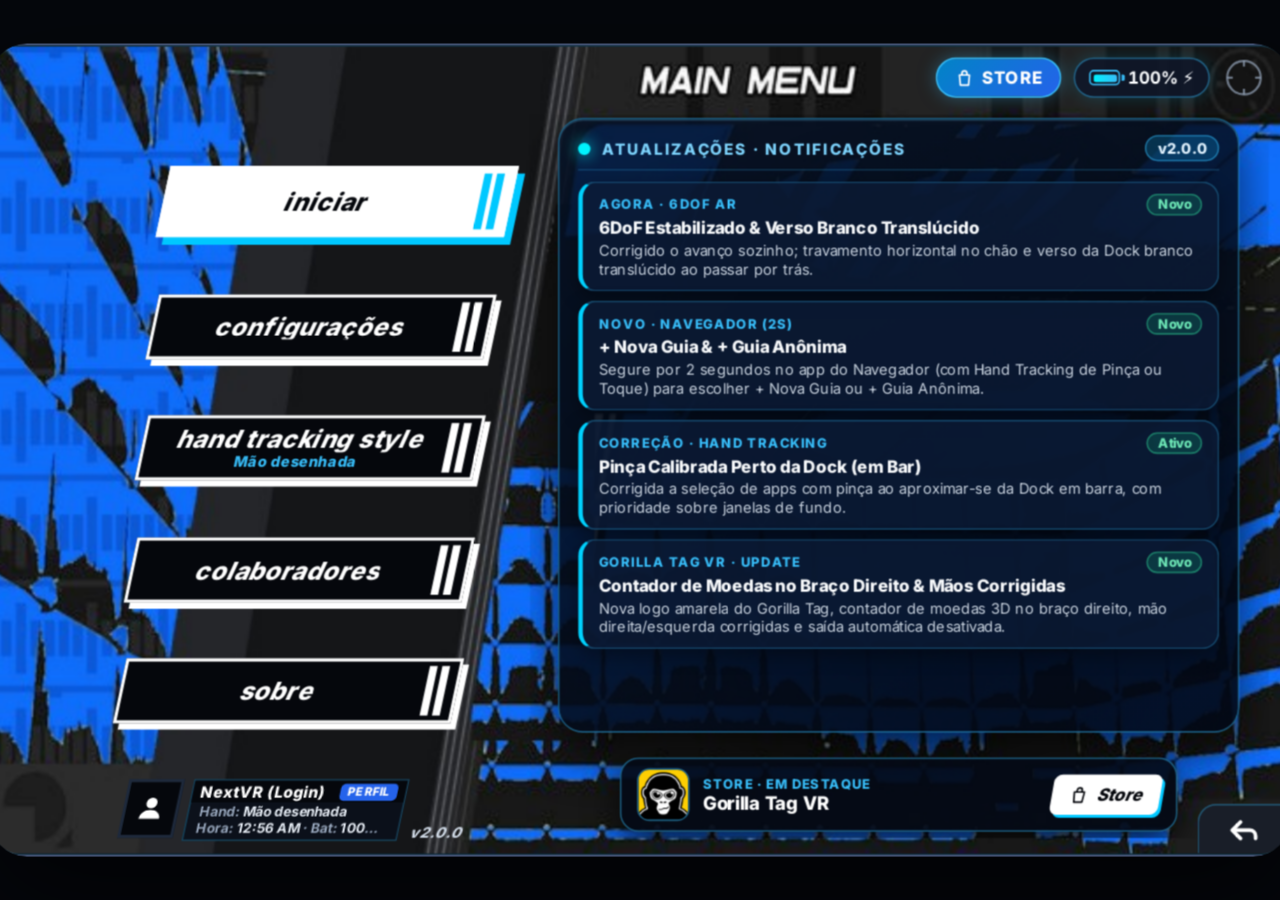
<file: Resources/NextVRWeb/index.html>
<!DOCTYPE html>
<html lang="pt-BR">
<head>
<meta charset="UTF-8">
<meta name="viewport" content="width=device-width,initial-scale=1,maximum-scale=1,user-scalable=no,viewport-fit=cover">
<meta name="theme-color" content="#0d1117">
<title>Next VR</title>

<link rel="stylesheet" href="./fonts.css">
<style>
  :root{
    --ink:#f2f4f8; --soft:#aab3c2; --faint:#6f7a8c;
    --glass:rgba(24,22,34,.82); --glass-2:rgba(34,31,46,.92);
    --line:rgba(255,255,255,.11); --line-2:rgba(255,255,255,.19);
    --accent:#a78bfa; --accent-2:#7c6bff; --good:#8de6c8; --bad:#ff6b6b;
    --r-win:22px; --r-card:16px; --r-ctl:12px;
  }
  *{box-sizing:border-box;-webkit-tap-highlight-color:transparent}
  html,body{margin:0;height:100%;overflow:hidden;background:#05070c;overscroll-behavior:none}
  body{font-family:Inter,system-ui,sans-serif;color:var(--ink);touch-action:none;user-select:none;-webkit-user-select:none;-webkit-touch-callout:none}
  html[data-nextvr-camera="on"],html[data-nextvr-camera="on"] body{background:transparent!important}
  button{font:inherit;color:inherit;border:0;background:none;cursor:pointer;padding:0}
  .joycon-selected{outline:3px solid #67e8f9!important;outline-offset:3px;box-shadow:0 0 0 6px rgba(103,232,249,.22),0 0 20px rgba(103,232,249,.4)!important}
  .ui-icon{display:block;width:1.35em;height:1.35em;pointer-events:none}
  .icon-label{display:inline-flex;align-items:center;justify-content:center;gap:8px}
  [hidden]{display:none!important}

  /* ---------- camadas (ordem importa) ---------- */
  #gl{position:fixed;inset:0;z-index:1}                 /* ambiente 3D */
  #css3d{position:fixed;inset:0;z-index:2}              /* janelas = DOM real em 3D */
  #css3d>div{pointer-events:none}                       /* só o conteúdo recebe toque */
  #overlay{position:fixed;inset:0;z-index:3;pointer-events:none} /* MÃOS POR CIMA DE TUDO */
  #hud{position:fixed;inset:0;z-index:4;pointer-events:none}
  #hud>*{pointer-events:auto}

  /* ---------- janela 3D ---------- */
  /* shell sem overflow: a alça branca fica FORA da janela, embaixo, como no print */
  .win-shell{position:relative;pointer-events:auto}
  .win-handle{position:absolute;left:50%;bottom:-34px;transform:translateX(-50%);
    width:210px;height:10px;border-radius:99px;background:rgba(255,255,255,.9);
    box-shadow:0 2px 14px rgba(0,0,0,.5);cursor:grab;pointer-events:auto;transition:width .16s,background .16s}
  .win-shell.free .win-handle{width:150px;background:rgba(255,255,255,.65)}
  .win-shell.moving .win-handle{width:260px;background:#fff}
  .win-resize{position:absolute;right:-22px;bottom:-22px;width:56px;height:56px;border-radius:0;
    display:block;z-index:4;pointer-events:auto;cursor:nwse-resize;
    border-right:3px solid rgba(124,107,255,.75);border-bottom:3px solid rgba(124,107,255,.75);
    background:transparent;transition:border-color .16s}
  .win-resize:hover{border-color:#c9b4ff}
  .win-resize .ui-icon{display:none}
  .win-shell.resizing .win-resize{border-color:#fff;transform:scale(1.08)}
  .win-shell.resizing .win{border-color:rgba(167,139,250,.8);box-shadow:0 40px 120px rgba(0,0,0,.6),0 0 0 3px rgba(167,139,250,.28)}
  .win.immersive{border:0;background:#0a0a0c;box-shadow:0 0 0 1px rgba(255,255,255,.05),0 60px 200px rgba(0,0,0,.6);padding-top:54px;border-radius:10px;overflow:hidden}
  .immersive-toolbar{position:absolute;top:0;left:0;right:0;height:54px;display:flex;align-items:center;justify-content:flex-end;gap:8px;padding:0 14px;z-index:5;
    background:linear-gradient(180deg,rgba(0,0,0,.55),transparent);pointer-events:none}
  .immersive-toolbar .it-btn{pointer-events:auto;width:40px;height:40px;border-radius:50%;border:0;cursor:pointer;
    background:rgba(0,0,0,.4);color:#dfe3ec;backdrop-filter:blur(8px);display:grid;place-items:center;
    transition:background .15s,transform .15s;padding:0}
  .immersive-toolbar .it-btn:hover{background:rgba(0,0,0,.6);transform:scale(1.06)}
  .immersive-toolbar .it-btn:active{transform:scale(.92)}
  .immersive-toolbar .it-btn svg{width:20px;height:20px;display:block}
  .win.immersive.light{background:#fff}
  .win.immersive.light .immersive-toolbar{background:linear-gradient(180deg,rgba(255,255,255,.28),transparent)}
  .win.immersive.light .immersive-toolbar .it-btn{background:rgba(255,255,255,.25);color:#222}
  .win{width:1280px;height:820px;background:var(--glass);border:1px solid var(--line);
    border-radius:0;overflow:hidden;display:flex;flex-direction:column;
    backdrop-filter:blur(18px);box-shadow:0 40px 120px rgba(0,0,0,.55);pointer-events:auto;
    transition:border-color .18s,box-shadow .18s}
  .win.focus{border-color:rgba(155,186,255,.55);box-shadow:0 40px 120px rgba(0,0,0,.6),0 0 0 2px rgba(155,186,255,.28)}
  .win-bar{height:62px;flex:none;display:flex;align-items:center;gap:12px;padding:0 14px 0 18px;
    background:var(--glass-2);border-bottom:1px solid var(--line)}
  .win-grip{width:38px;height:6px;border-radius:99px;background:rgba(255,255,255,.22);flex:none;cursor:grab}
  .win-title{font-size:20px;font-weight:600;white-space:nowrap;overflow:hidden;text-overflow:ellipsis;flex:1}
  .win-btn{width:44px;height:44px;border-radius:50%;display:grid;place-items:center;flex:none;
    background:rgba(255,255,255,.07);font-size:19px}
  .win-btn.wide{width:auto;min-width:66px;padding:0 14px;border-radius:14px;font-size:15px;font-weight:700}
  .win-btn.wide[aria-pressed="true"]{background:rgba(167,139,250,.42);color:#fff;box-shadow:0 0 0 1px rgba(167,139,250,.5)}
  .win-btn .ui-icon{width:22px;height:22px}
  .win-btn:active{background:rgba(255,255,255,.2)}
  .win-btn.close{background:rgba(255,80,80,.16);color:#ff8f8f}
  .win-btn.close:active{background:#e5484d;color:#fff}
  .win-body{flex:1;min-height:0;position:relative;background:#11151d}
  .win-body iframe{width:100%;height:100%;border:0;display:block;background:#fff}
  /* External pages use a slim bottom rail: the page and URL field keep the top of the window. */
  .web-page-window .win-bar{order:2;height:38px;gap:8px;padding:0 10px;background:rgba(24,22,34,.96);
    border-top:1px solid var(--line);border-bottom:0}
  .web-page-window .win-body{order:1}
  .web-page-window .win-grip{width:28px;height:4px}
  .web-page-window .win-title{font-size:15px}
  .web-page-window .win-btn{width:32px;height:32px;border-radius:9px}
  .web-page-window .win-btn .ui-icon{width:17px;height:17px}
  .web-page-window .win-btn.wide{min-width:48px;height:32px;padding:0 9px;border-radius:9px;font-size:12px}

  /* ---------- conteúdos ---------- */
  .pad{padding:26px 30px;overflow-y:auto;height:100%}
  .row{display:flex;align-items:center;gap:12px}
  .fld{flex:1;min-width:0;height:58px;border-radius:999px;background:rgba(255,255,255,.08);
    border:1px solid var(--line-2);padding:0 22px;color:var(--ink);font:500 21px Inter,sans-serif;outline:none}
  .fld::placeholder{color:var(--faint)}
  .go{height:58px;min-width:58px;padding:0 22px;border-radius:999px;background:var(--accent);color:#10182b;font-weight:700;font-size:19px;display:grid;place-items:center}
  .go .ui-icon{width:25px;height:25px}
  .go:active{background:#fff}
  /* Browser address strip: compact so the page gets more of the floating window's height. */
  .browser-bar{flex:none;padding:5px 8px;gap:6px;background:rgba(255,255,255,.04);border-bottom:1px solid var(--line)}
  .browser-bar .fld{height:42px;padding:0 14px;font-size:16px}
  .browser-bar .go{height:42px;min-width:42px;padding:0 12px;font-size:15px}
  .browser-bar .go .ui-icon{width:19px;height:19px}

  /* ---------- YouTube real ---------- */
  .yt-chips{display:flex;gap:10px;padding:12px 14px 2px;overflow-x:auto;flex:none}
  .yt-chip{flex:none;height:44px;padding:0 20px;border-radius:999px;background:rgba(255,255,255,.08);
    border:1px solid var(--line);font-size:16px;font-weight:600}
  .yt-chip:active{background:rgba(255,255,255,.2)}
  .yt-scroll{flex:1;min-height:0;overflow-y:auto;padding:14px}
  .yt-sec{margin:0 2px 12px;font-size:18px;font-weight:700}
  .yt-grid{display:grid;grid-template-columns:repeat(3,1fr);gap:14px}
  .yt-card{text-align:left;background:rgba(255,255,255,.045);border:1px solid var(--line);
    border-radius:16px;overflow:hidden;padding:0;display:block}
  .yt-card:active{background:rgba(255,255,255,.12)}
  .yt-thumb{position:relative;aspect-ratio:16/9;background:#000;display:block}
  .yt-thumb img{width:100%;height:100%;object-fit:cover;display:block}
  .yt-dur{position:absolute;right:8px;bottom:8px;background:rgba(0,0,0,.82);padding:3px 8px;
    border-radius:7px;font-size:13px;font-weight:600}
  .yt-dur.live{background:#c00}
  .yt-meta{padding:10px 12px 13px;display:block}
  .yt-t{font-size:15px;font-weight:600;line-height:1.35;display:-webkit-box;-webkit-line-clamp:2;
    -webkit-box-orient:vertical;overflow:hidden}
  .yt-c{font-size:13px;color:var(--soft);margin-top:5px;white-space:nowrap;overflow:hidden;
    text-overflow:ellipsis;display:block}
  .yt-skel{background:linear-gradient(100deg,#1c212b 40%,#272e3b 50%,#1c212b 60%);
    background-size:200% 100%;animation:ytp 1.1s linear infinite}
  .yt-skel-l{display:block;height:15px;border-radius:7px;margin:0 0 8px;
    background:linear-gradient(100deg,#1c212b 40%,#272e3b 50%,#1c212b 60%);
    background-size:200% 100%;animation:ytp 1.1s linear infinite}
  .yt-skel-l.short{width:60%}
  @keyframes ytp{to{background-position:-200% 0}}
  .yt-err{text-align:center;padding:60px 20px}
  .yt-err-t{font-size:20px;font-weight:700;margin:14px 0 6px}
  .yt-err-s{color:var(--soft);font-size:15px;margin-bottom:22px;line-height:1.6}
  .yt-player{background:#000}
  .yt-frame{width:100%;aspect-ratio:16/9;border:0;display:block;background:#000}
  .yt-holder iframe{width:100%;height:100%;border:0;display:block}
  .yt-info{padding:14px 16px 22px;background:#0f0f12}
  .yt-ptitle{font-size:19px;font-weight:700;line-height:1.4}
  .yt-pchan{color:var(--soft);font-size:14px;margin-top:6px}
  .yt-prow{display:flex;gap:10px;margin-top:16px}
  .yt-btn{flex:1;background:rgba(255,255,255,.1);border:1px solid var(--line-2);border-radius:13px;
    padding:15px 10px;font-size:14px;font-weight:800;letter-spacing:.03em;display:grid;place-items:center}
  .yt-btn .ui-icon{width:21px;height:21px}
  .yt-btn:active{background:rgba(255,255,255,.24)}
  h2{margin:0 0 6px;font-size:30px;font-weight:700;letter-spacing:-.4px}
  .sub{margin:0 0 20px;color:var(--soft);font-size:17px;line-height:1.5}
  .sec{margin:26px 0 12px;font-size:14px;font-weight:700;letter-spacing:.1em;text-transform:uppercase;color:var(--faint)}
  .card{background:rgba(255,255,255,.055);border:1px solid var(--line);border-radius:var(--r-card);padding:18px 20px;margin-bottom:12px}
  .quick-scenes{display:grid;grid-template-columns:1fr 1fr;gap:14px;margin:0 0 16px}
  .quick-scene{position:relative;min-height:154px;overflow:hidden;border:1px solid rgba(255,255,255,.15);border-radius:18px;
    background-size:cover;background-position:center;display:flex;flex-direction:column;align-items:flex-start;justify-content:flex-end;
    padding:18px;text-align:left;box-shadow:0 12px 30px rgba(0,0,0,.22);transition:transform .16s,border-color .16s}
  .quick-scene span{font-size:18px;font-weight:700;text-shadow:0 2px 9px #000}
  .quick-scene small{margin-top:4px;font-size:12px;color:#e0e7f1;text-shadow:0 2px 8px #000}
  .quick-scene[aria-pressed="true"]{border:2px solid #4f8dff;box-shadow:0 0 0 2px rgba(79,141,255,.2),0 12px 30px rgba(0,0,0,.24)}
  .quick-scene:active{transform:scale(.985)}
  .opt{display:flex;align-items:center;justify-content:space-between;gap:18px;padding:16px 0;border-top:1px solid var(--line)}
  .opt:first-child{border-top:0}
  .opt-l{min-width:0}
  .opt-t{font-size:19px;font-weight:600}
  .opt-d{font-size:14px;color:var(--soft);margin-top:3px;line-height:1.45}
  .sw{width:70px;height:40px;border-radius:999px;background:rgba(255,255,255,.14);position:relative;flex:none;transition:background .18s}
  .sw:after{content:'';position:absolute;top:4px;left:4px;width:32px;height:32px;border-radius:50%;background:#fff;transition:transform .18s}
  .sw[data-on="1"]{background:var(--accent-2)}
  .sw[data-on="1"]:after{transform:translateX(30px)}
  input[type=range]{width:230px;accent-color:var(--accent)}
  .seg{display:flex;gap:8px;flex-wrap:wrap}
  .seg button{padding:12px 20px;border-radius:999px;background:rgba(255,255,255,.08);border:1px solid var(--line);font-size:17px;font-weight:600}
  .seg button[aria-pressed="true"]{background:var(--accent);color:#10182b;border-color:transparent}
  .seg-btn{padding:12px 20px;border-radius:999px;background:rgba(255,255,255,.08);border:1px solid var(--line);
    font-size:17px;font-weight:600}
  .seg-btn:hover{background:rgba(167,139,250,.2);border-color:var(--accent)}
  .tabs{display:flex;gap:8px;padding:0 0 18px;overflow-x:auto}
  .tabs button{padding:12px 20px;border-radius:999px;background:rgba(255,255,255,.07);font-size:17px;font-weight:600;white-space:nowrap}
  .tabs button[aria-selected="true"]{background:#eef1f7;color:#10182b}
  .grid3{display:grid;grid-template-columns:repeat(3,1fr);gap:14px}
  .grid4{display:grid;grid-template-columns:repeat(4,1fr);gap:12px}
  .thumb{aspect-ratio:1;border-radius:14px;overflow:hidden;background:rgba(255,255,255,.06);border:1px solid var(--line)}
  .thumb img{width:100%;height:100%;object-fit:cover;display:block}
  .env{aspect-ratio:16/10;border-radius:16px;overflow:hidden;position:relative;border:1px solid var(--line)}
  .env span{position:absolute;left:14px;bottom:12px;font-size:18px;font-weight:700;text-shadow:0 2px 8px #000}
  .env[aria-pressed="true"]{outline:3px solid var(--accent);outline-offset:-3px}
  .env-pano span{background:rgba(8,10,16,.5);border-radius:8px;padding:4px 9px;left:10px;bottom:10px}
  .note{margin-top:18px;font-size:14px;color:var(--faint);line-height:1.6}
  .warn{background:rgba(255,190,80,.1);border:1px solid rgba(255,190,80,.3);color:#ffd79a;
    border-radius:var(--r-card);padding:16px 18px;font-size:16px;line-height:1.55;margin-bottom:16px}
  .big{display:grid;place-items:center;height:100%;text-align:center;padding:40px;gap:18px}

  /* primeira execução: a escolha de idioma fica dentro de uma única janela 3D */
  /* Escolha de idioma com a identidade da referência: cartão claro, idioma atual destacado em cima,
     lista vertical abaixo, ilustração da mão com o controle à direita e o botão continuar.
     Os doze idiomas têm de aparecer DE UMA VEZ, como no print, e a pinça não rola lista. Em vez de
     acertar a altura da linha na mão (que depende da métrica da fonte e da plataforma), as linhas
     DIVIDEM o espaço disponível: `flex:1 1 0` com `min-height:0` dá exatamente um doze avos da lista
     para cada idioma, seja qual for a altura da janela — que, aliás, está presa em 660 px, porque o
     slot de textura de uma janela no atlas nativo tem 980 px de altura com 160 px de margem por
     lado. `line-height` é explícito em cada peça para o texto não crescer dentro da linha. */
  /* ---------- espaço pré-definido ao mover janelas na Dock normal ---------- */
  .win-drop-slot{pointer-events:none;border-radius:24px;background:rgba(4,6,12,.58);
    border:2px dashed rgba(148,163,184,.48);
    box-shadow:0 24px 64px rgba(0,0,0,.62),inset 0 0 36px rgba(0,0,0,.55);
    display:grid;place-items:center;transition:background .14s,border-color .14s,box-shadow .14s}
  .win-drop-slot.is-ready{background:rgba(6,14,28,.72);border-style:solid;border-color:rgba(56,189,248,.92);
    box-shadow:0 28px 72px rgba(0,0,0,.74),0 0 32px rgba(56,189,248,.42),inset 0 0 42px rgba(14,165,233,.22)}
  .win-drop-slot-inner{display:flex;flex-direction:column;align-items:center;justify-content:center;gap:10px;
    padding:16px 24px;border-radius:16px;background:rgba(0,0,0,.52);border:1px solid rgba(255,255,255,.14)}
  .win-drop-slot-badge{font-size:15px;font-weight:700;letter-spacing:.02em;color:rgba(226,232,240,.92);text-align:center}
  .win-drop-slot.is-ready .win-drop-slot-badge{color:#7dd3fc}

  /* ---------- escolher idioma / onboarding (retrato compacto) ---------- */
  .langwin{height:100%;width:100%;padding:14px 16px 12px;display:flex;flex-direction:column;
    background:linear-gradient(160deg,#1a0b3a 0%,#0d0820 70%);color:#f2f2f5;gap:0}
  .lq-hero{display:flex;flex-direction:column;align-items:flex-start;justify-content:flex-start;
    padding:4px 4px 10px;gap:6px;flex:none}
  .lq-logo{width:56px;height:56px;object-fit:contain;display:block;
    filter:drop-shadow(0 6px 18px rgba(168,85,247,.55))}
  .lq-logo-sm{width:32px;height:32px;margin:0 auto 4px;display:block;object-fit:contain;
    filter:drop-shadow(0 4px 14px rgba(168,85,247,.6))}
  .lq-pickrow{text-align:center;margin-bottom:6px}
  .lq-welcome{margin:2px 0 0;font-size:19px;line-height:1.1;font-weight:800;letter-spacing:-.02em;color:#fff}
  .lq-tag{margin:0;color:#c9b8f0;font-size:11.5px;line-height:1.25}
  .lq-pick{background:rgba(255,255,255,.08);border:1px solid rgba(255,255,255,.14);border-radius:10px;
    padding:4px 10px;font-size:14px;line-height:1.2;font-weight:600;color:#fff;display:inline-block}
  /* No onboarding (janela de boas-vindas) o hero fica em uma faixa vertical roxa
     à esquerda e as opções de idioma à direita. No slim (janela das Configurações) o
     layout fica em coluna, com o ícone pequeno em cima, porque a janela é mais estreita. */
  .lq-main{flex:1;display:flex;flex-direction:row;gap:10px;min-height:0}
  .lq-main:has(.lq-hero){background:rgba(255,255,255,.03);border-radius:14px;padding:8px;gap:8px;border:1px solid rgba(255,255,255,.08)}
  .lq-hero{width:110px;flex:none;display:flex;flex-direction:column;align-items:center;justify-content:center;gap:8px;
    padding:12px 10px;border-radius:12px;background:linear-gradient(160deg,#2d1065,#150838);
    border:1px solid rgba(168,85,247,.35);text-align:center}
  .lang-options{flex:1;display:flex;flex-direction:column;justify-content:flex-start;gap:2px;
    overflow-y:auto;padding-right:2px}
  .lang-option{display:flex;align-items:center;justify-content:space-between;gap:8px;text-align:left;
    border-radius:9px;border:0;background:transparent;color:#e9e9f2;padding:6px 10px;font-size:14px;
    line-height:1.15;cursor:pointer;transition:background .12s;font-weight:500}
  /* All 12 options fit at once without scrolling in both onboarding and slim language windows. */
  .langwin:not(.slim) .lang-option{flex:1 1 0;min-height:26px;padding:3px 8px;font-size:13.5px;line-height:1.15}
  .lang-option[aria-pressed="true"]{background:rgba(168,85,247,.26);font-weight:700;color:#fff}
  .lang-option:hover:not(.soon),.lang-option:focus-visible{background:rgba(255,255,255,.08)}
  .lang-option.soon{color:#77798a;cursor:default}
  .lang-option span{display:flex;align-items:center;gap:8px}
  .lang-option.soon i{font-size:10px;font-style:normal;color:#8a8c9e;text-align:right;max-width:42%;
    padding:2px 6px;background:rgba(255,255,255,.06);border-radius:6px;white-space:nowrap;overflow:hidden;text-overflow:ellipsis}
  .lq-foot{display:flex;align-items:center;justify-content:space-between;gap:12px;margin-top:8px}
  .lang-tracking{font-size:11.5px;color:#9799ab}
  .lq-go{appearance:none;border:0;border-radius:10px;padding:8px 20px;font-size:14px;font-weight:700;
    cursor:pointer;color:#fff;background:linear-gradient(135deg,#a855f7,#6366f1);
    box-shadow:0 6px 18px rgba(139,92,246,.4);transition:transform .08s}
  .lq-go:active{transform:translateY(1px)}
  /* Slim (de dentro de Configurações): retrato compacto, só o ícone pequeno em cima */
  .langwin.slim{background:#15121f;padding:10px 12px 10px}
  .langwin.slim .lang-option{flex:1 1 0;min-height:22px;padding:3px 8px;font-size:13px;line-height:1.12}
  .langwin.slim .lq-foot{margin-top:6px}
  .langwin.slim .lq-go{padding:7px 18px;font-size:13.5px}
  .langwin.slim .lq-main{gap:4px}
  @media(max-width:700px){.langwin{padding:12px 12px}.lang-option{font-size:13.5px}}

  /* ---------- loja (igual ao print) ---------- */
  .st{background:#232327;height:100%;overflow-y:auto;padding:18px 24px 30px;color:#f2f2f5}
  .st-top{display:flex;align-items:center;gap:8px;margin-bottom:18px}
  .st-logo-img{width:46px;height:46px;object-fit:contain;flex:none;filter:drop-shadow(0 3px 7px #0008)}
  .st-tabs{display:flex;gap:4px;flex:1;overflow-x:auto}
  .st-tab{padding:11px 20px;border-radius:999px;font-size:16px;font-weight:600;color:#cfd3da;white-space:nowrap;flex:none}
  .st-tab[aria-selected="true"]{background:#f2f2f5;color:#17171a}
  .st-ava{width:46px;height:46px;border-radius:50%;background:linear-gradient(145deg,#baa7f7,#6962bc);
    display:grid;place-items:center;font-size:24px;flex:none}
  .st-ava .ui-icon,.st-x .ui-icon{width:23px;height:23px;margin:auto}
  .st-x{width:46px;height:46px;border-radius:50%;background:rgba(255,255,255,.12);
    font-size:19px;font-weight:700;flex:none;display:grid;place-items:center}
  .st-row{display:flex;align-items:center;gap:10px;margin-top:12px}
  .st-btn{flex:1;background:rgba(255,255,255,.1);border:1px solid rgba(255,255,255,.18);border-radius:13px;
    padding:15px 10px;font-size:14px;font-weight:800;letter-spacing:.03em}
  .st-btn:active{background:rgba(255,255,255,.24)}
  .st-note{margin:12px 2px;color:#9aa0ab;font-size:15px;line-height:1.65}

  /* ---------- biblioteca: painel flutuante escuro e grade colorida de apps, como no print ---------- */
  .lib{height:100%;display:flex;flex-direction:row;overflow:hidden;color:#f2f4f8;
    background:linear-gradient(145deg,rgba(25,28,35,.98),rgba(14,16,21,.98));
    border:1px solid rgba(255,255,255,.14);border-radius:18px;
    box-shadow:0 18px 44px rgba(0,0,0,.34),inset 0 1px 0 rgba(255,255,255,.04)}
  .lib-rail{width:58px;flex:none;display:flex;flex-direction:column;align-items:center;gap:9px;
    padding:13px 8px;background:rgba(0,0,0,.17);border-right:1px solid rgba(255,255,255,.08)}
  .lib-rail-btn{width:38px;height:38px;flex:none;display:grid;place-items:center;border:1px solid transparent;
    border-radius:12px;background:transparent;color:#aeb8c7;transition:background .14s,color .14s,transform .14s}
  .lib-rail-btn .ui-icon{width:19px;height:19px}
  .lib-rail-btn[aria-pressed="true"]{background:rgba(131,154,193,.28);border-color:rgba(207,221,244,.16);color:#fff;
    box-shadow:inset 0 1px 0 rgba(255,255,255,.1)}
  .lib-rail-btn:active{transform:scale(.94);background:rgba(255,255,255,.14)}
  .lib-rail-spacer{flex:1}
  .lib-main{flex:1;min-width:0;min-height:0;display:flex;flex-direction:column}
  .lib-head{height:70px;flex:none;display:flex;align-items:center;gap:9px;padding:12px 14px}
  .lib-title{font-size:23px;font-weight:800;margin:0 5px 0 0;letter-spacing:-.35px;white-space:nowrap}
  .lib-searchbox{height:40px;flex:0 1 270px;min-width:150px;display:flex;align-items:center;gap:8px;padding:0 11px;
    background:rgba(255,255,255,.065);border:1px solid rgba(255,255,255,.11);border-radius:11px}
  .lib-searchbox>.ui-icon{width:18px;height:18px;flex:none;color:#aeb8c7}
  .lib-search{display:block;flex:1;min-width:0;background:transparent;border:0;padding:0;color:#fff;
    font:500 13px Inter,sans-serif;outline:none}
  .lib-search::placeholder{color:#9ca6b4}
  .lib-head-spacer{flex:1;min-width:3px}
  .lib-pill{height:38px;max-width:166px;background:rgba(255,255,255,.075);border:1px solid rgba(255,255,255,.11);
    border-radius:10px;padding:7px 10px;font-size:12px;font-weight:600;white-space:nowrap;
    display:inline-flex;align-items:center;gap:6px;color:#edf0f5}
  .lib-pill span{overflow:hidden;text-overflow:ellipsis}
  .lib-pill i{font-style:normal;color:#aeb7c4;font-size:11px}
  .lib-pill .ui-icon{width:14px;height:14px;flex:none;color:#bbc3cf}
  .lib-pill:active,.lib-close:active,.lib-curve:active{background:rgba(255,255,255,.2)}
  .lib-curve{height:36px;min-width:48px;flex:none;padding:0 9px;border:1px solid rgba(255,255,255,.12);border-radius:9px;
    background:rgba(255,255,255,.075);color:#edf0f5;font-size:12px;font-weight:700}
  .lib-curve[aria-pressed="true"]{background:rgba(125,151,196,.32);border-color:rgba(211,225,248,.25);color:#fff}
  .lib-close{width:34px;height:34px;flex:none;display:grid;place-items:center;border-radius:9px;
    background:rgba(255,255,255,.075);color:#f0f2f6}
  .lib-close .ui-icon{width:19px;height:19px}
  .lib-repin{display:none;width:34px;height:34px;flex:none;place-items:center;border-radius:9px;color:#d9e3ea;background:rgba(255,255,255,.075)}
  .lib-repin .ui-icon{width:18px;height:18px}
  .win-shell.free .lib-repin{display:grid}
  .lib-scroll{flex:1;min-height:0;overflow-y:auto;padding:3px 15px 16px}
  .lib-grid{display:grid;grid-template-columns:repeat(5,minmax(0,1fr));gap:11px 10px}
  .lib-tile{min-width:0;display:flex;flex-direction:column;align-items:stretch;gap:6px;padding:7px 7px 8px;
    border:1px solid rgba(255,255,255,.06);border-radius:13px;background:rgba(255,255,255,.035);
    text-align:left;color:#fff;transition:transform .14s,filter .14s,background .14s}
  .lib-tile:hover{background:rgba(255,255,255,.075)}
  .lib-tile:active{filter:brightness(1.18);transform:scale(.985)}
  .lib-cover{position:relative;isolation:isolate;width:100%;aspect-ratio:16/10;min-height:72px;overflow:hidden;
    display:grid;place-items:center;border:1px solid rgba(255,255,255,.14);border-radius:10px;
    background-color:#272b34;box-shadow:0 6px 14px rgba(0,0,0,.24),inset 0 1px 0 rgba(255,255,255,.12)}
  .lib-cover:before{content:'';position:absolute;inset:0;z-index:0;pointer-events:none;
    background:linear-gradient(135deg,rgba(255,255,255,.14),transparent 48%),radial-gradient(ellipse at 50% 110%,rgba(0,0,0,.27),transparent 70%)}
  .lib-brand{position:relative;z-index:1;width:100%;height:100%;display:grid;place-items:center;padding:8px;text-align:center}
  .lib-brand img.logo{width:52px;height:52px;object-fit:contain;filter:drop-shadow(0 2px 7px rgba(0,0,0,.22))}
  .lib-brand .nm{font-size:16px;font-weight:700;white-space:nowrap;overflow:hidden;text-overflow:ellipsis;max-width:100%}
  .lib-brand .fb{display:none}
  .lib-tile.nologo .lib-brand .fb{display:inline}
  .lib-icon{width:50px;height:50px;display:grid;place-items:center;color:#fff;filter:drop-shadow(0 3px 8px rgba(0,0,0,.22))}
  .lib-icon .ui-icon{width:100%;height:100%;stroke-width:1.65}
  .lib-label{display:block;overflow:hidden;color:#dfe4ec;font-size:12px;font-weight:600;line-height:1.25;
    text-overflow:ellipsis;white-space:nowrap;padding:0 2px}
  .lx-netflix{color:#e50914;font-family:Arial,sans-serif;font-weight:900;font-size:48px;line-height:1;
    letter-spacing:-.09em;transform:scaleX(.82);text-shadow:0 2px 8px #0009}
  .lx-prime{font-size:17px;font-weight:700;line-height:1.05;text-align:center;text-shadow:0 2px 6px #0005}
  .lx-prime b{display:block}
  .lx-prime:after{content:'';display:block;width:48px;height:6px;border-bottom:3px solid #4aa8ff;
    border-radius:0 0 50% 50%;margin:2px auto 0}
  .lx-pluto{font-size:20px;font-weight:800;display:flex;align-items:center;gap:5px;text-shadow:0 2px 5px #0008}
  .lx-pluto i{font-style:normal;font-size:11px;color:#ffd23f;border:2px solid #ffd23f;border-radius:50%;
    width:24px;height:24px;display:inline-grid;place-items:center}
  .lib-vr{position:absolute;top:7px;right:7px;z-index:3;font-size:9px;font-weight:700;border:1.5px solid rgba(255,255,255,.7);
    background:rgba(20,20,24,.56);border-radius:5px;padding:2px 6px}
  .lib-empty{padding:28px 8px;text-align:center;color:rgba(255,255,255,.7);font-size:15px;grid-column:1/-1}

  /* ---------- central rápida: azul-petróleo do painel de sistema da referência ---------- */
  .quick-settings{height:100%;display:flex;align-items:center;justify-content:center;gap:22px;padding:14px;
    background:rgba(0,0,0,.18);color:#edf4f6}
  .qs-panel{height:100%;max-height:630px;flex:1;min-width:0;padding:18px 20px 15px;border-radius:15px;
    display:flex;flex-direction:column;background:#102e33;border:1px solid rgba(255,255,255,.08);
    box-shadow:0 22px 52px rgba(0,0,0,.38),inset 0 1px 0 rgba(255,255,255,.04)}
  .qs-top{height:30px;flex:none;display:flex;align-items:center;gap:12px;color:#eaf2f3;font-size:12px}
  .qs-system{display:flex;align-items:center;gap:9px;min-width:0;white-space:nowrap}
  .qs-system .qs-battery{display:inline-flex;align-items:center;gap:4px;font-weight:700;font-variant-numeric:tabular-nums}
  .qs-system .ui-icon{width:15px;height:15px}
  .qs-system .qs-battery .ui-icon{width:18px;height:18px}
  .qs-date{overflow:hidden;color:#d5e1e3;text-overflow:ellipsis}
  .qs-top-spacer{flex:1}
  .qs-top-action{display:inline-flex;align-items:center;gap:6px;white-space:nowrap;padding:6px 9px;border-radius:8px;
    color:#edf4f6;font-size:12px;font-weight:600}
  .qs-top-action .ui-icon{width:17px;height:17px}
  .qs-top-action:active{background:rgba(255,255,255,.12)}
  .qs-repin{display:none;width:29px;height:29px;flex:none;place-items:center;border-radius:8px;color:#dfe8ea}
  .qs-repin .ui-icon{width:17px;height:17px}
  .win-shell.free .qs-repin{display:grid}
  .qs-ranges{display:grid;grid-template-columns:1fr 1fr;gap:10px;margin:8px 0 12px}
  .qs-range{height:34px;position:relative;display:flex;align-items:center;padding:0 12px;border-radius:999px;
    background:rgba(255,255,255,.1);overflow:hidden}
  .qs-range input{appearance:none;-webkit-appearance:none;position:absolute;inset:0;width:100%;height:100%;margin:0;
    background:linear-gradient(90deg,#1678f2 var(--fill,50%),rgba(255,255,255,.06) var(--fill,50%));outline:none;cursor:pointer}
  .qs-range input::-webkit-slider-thumb{-webkit-appearance:none;width:22px;height:22px;border-radius:50%;background:#f6f8fa;
    border:1px solid rgba(0,0,0,.12);box-shadow:0 1px 4px rgba(0,0,0,.25)}
  .qs-range .ui-icon{position:relative;z-index:1;width:18px;height:18px;margin-left:auto;color:#f4f6f8;pointer-events:none}
  .qs-cards{display:grid;grid-template-columns:repeat(4,minmax(0,1fr));gap:8px;margin-bottom:9px}
  .qs-card{min-width:0;height:61px;padding:9px 10px;border-radius:11px;background:#203c42;border:1px solid rgba(255,255,255,.035);
    display:flex;flex-direction:column;justify-content:center;gap:3px}
  .qs-card-line{display:flex;align-items:center;gap:8px;color:#f0f4f5}
  .qs-card-line .ui-icon{width:17px;height:17px;flex:none}
  .qs-card-title{font-size:14px;font-weight:600;white-space:nowrap;overflow:hidden;text-overflow:ellipsis}
  .qs-card-sub{font-size:9px;color:#aebfc2;white-space:nowrap;overflow:hidden;text-overflow:ellipsis}
  .qs-tools{display:grid;grid-template-columns:repeat(6,minmax(0,1fr));gap:7px;margin-top:2px}
  .qs-tool{height:49px;min-width:0;border-radius:10px;background:#203b41;border:1px solid rgba(255,255,255,.04);
    display:flex;flex-direction:column;align-items:center;justify-content:center;gap:4px;color:#d8e3e5;text-align:center}
  .qs-tool .ui-icon{width:17px;height:17px}
  .qs-tool span{font-size:9px;line-height:1.1;white-space:nowrap;overflow:hidden;text-overflow:ellipsis;max-width:100%;padding:0 3px}
  .qs-tool[aria-pressed="true"]{background:#1677ed;color:#fff;border-color:rgba(255,255,255,.18)}
  .qs-tool:disabled{opacity:.45;cursor:default}
  .qs-side{width:71px;flex:none;display:flex;flex-direction:column;align-items:center;gap:10px}
  .qs-volume{height:278px;width:68px;display:flex;flex-direction:column;align-items:center;justify-content:space-between;
    padding:13px 0 11px;border-radius:25px;background:#fff;color:#b7bbc0;box-shadow:0 8px 28px rgba(0,0,0,.28)}
  .qs-more{display:flex;gap:4px}
  .qs-more i{width:5px;height:5px;border-radius:50%;background:#b8bdc2}
  .qs-volume-slider-wrap{height:213px;width:60px;display:grid;place-items:center;overflow:hidden}
  .qs-v-range{width:196px;height:9px;margin:0;transform:rotate(-90deg);accent-color:#2d7ff1;cursor:pointer}
  .qs-volume .ui-icon{width:23px;height:23px;color:#9aa0a7}
  .qs-side-button{width:55px;height:55px;border-radius:50%;display:grid;place-items:center;background:#2479ef;color:#fff;
    box-shadow:0 5px 14px rgba(0,0,0,.24)}
  .qs-side-button .ui-icon{width:25px;height:25px}
  .qs-side-button[aria-pressed="true"]{background:#125bc4}
  .qs-close{position:static;width:30px;height:30px;flex:none;display:grid;place-items:center;border-radius:8px;
    color:rgba(255,255,255,.55)}
  .qs-close .ui-icon{width:17px;height:17px}
  .quick-settings.night .qs-panel{background:#091d24}
  .quick-settings.night .qs-card,.quick-settings.night .qs-tool{background:#152f36}
  .win-shell[data-window-id="library"]>.win,.win-shell[data-window-id="quick-settings"]>.win{background:transparent;border:0;border-radius:14px;box-shadow:none;backdrop-filter:none}
  .win-shell[data-window-id="library"] .win-body,.win-shell[data-window-id="quick-settings"] .win-body{background:transparent}
  .win-shell[data-window-id="library"] .win-handle,.win-shell[data-window-id="quick-settings"] .win-handle{width:118px;height:4px;bottom:-22px;background:rgba(255,255,255,.92)}
  .win-shell[data-window-id="library"] .win-resize,.win-shell[data-window-id="quick-settings"] .win-resize{display:none}
  @media(max-width:900px){
    .lib-rail{width:48px;padding-left:5px;padding-right:5px;gap:7px}.lib-rail-btn{width:34px;height:34px}
    .lib-head{height:62px;padding-left:9px;padding-right:9px;gap:6px}.lib-title{font-size:18px;margin-right:0}
    .lib-searchbox{height:36px;min-width:80px;flex:1;padding:0 8px}.lib-pill{height:36px;max-width:120px;padding:6px 8px}
    .lib-scroll{padding-left:10px;padding-right:10px}.lib-grid{grid-template-columns:repeat(4,minmax(0,1fr));gap:9px}
    .lib-tile{padding:6px}.lib-brand img.logo,.lib-icon{width:42px;height:42px}
    .quick-settings{gap:10px;padding:8px}.qs-panel{padding:12px 12px 10px}.qs-side{width:58px}.qs-volume{width:55px;height:235px}
  }

  /* ---------- teclado estilo Meta Quest (Screenshot_2026-10-20-19-10-52-394): painel escuro, deitado, números/símbolos sobrescritos ---------- */
  .kb{position:relative;width:1150px;background:linear-gradient(180deg,rgba(32,34,40,.98),rgba(21,23,28,.99));border:1.5px solid rgba(255,255,255,.14);
    border-radius:26px;padding:16px 18px 16px;display:flex;flex-direction:column;gap:10px;
    backdrop-filter:blur(18px);pointer-events:auto;box-shadow:0 44px 130px rgba(0,0,0,.72),inset 0 1px 0 rgba(255,255,255,.10)}
  .kb::before{content:"";position:absolute;left:50%;top:-18px;transform:translateX(-50%);width:104px;height:7px;border-radius:99px;
    background:rgba(248,250,252,.92);box-shadow:0 2px 10px rgba(0,0,0,.45);pointer-events:none}
  .kb-row{display:flex;gap:10px;flex-wrap:nowrap}
  .key{position:relative;flex:1 1 0;min-width:0;height:84px;border-radius:14px;background:#2c3038;color:#f3f5f9;
    display:grid;place-items:center;font-size:29px;font-weight:500;border:1px solid rgba(255,255,255,.06);box-shadow:0 3px 0 rgba(0,0,0,.38)}
  .key[data-sub]::after{content:attr(data-sub);position:absolute;top:7px;right:10px;font-size:13px;font-weight:600;color:rgba(214,222,235,.62);line-height:1;pointer-events:none}
  .key.wide{flex:1.45 1 0;background:#373b45}
  .key.wide .ui-icon{width:32px;height:32px}
  .key.space{flex:5.4 1 0;font-size:20px;font-weight:600;color:#aeb7c4;letter-spacing:.04em;background:#3a3f4a;border-radius:16px}
  .key.enter{flex:1.75 1 0;background:#f8fafc;color:#0f172a;border-radius:16px;box-shadow:0 4px 14px rgba(255,255,255,.24)}
  .key.util{background:#343842;color:#e2e8f0;font-size:22px;font-weight:600;border-radius:14px;box-shadow:0 3px 0 rgba(0,0,0,.28)}
  .key.kb-sym{font-size:21px;font-weight:700;letter-spacing:.01em}
  .key .ui-icon{width:30px;height:30px}
  .key.hot{background:#fff;color:#14181d;transform:translateY(2px);box-shadow:none}
  .key[data-state="once"]{background:#4a5160;color:#fff}
  .key[data-state="lock"]{background:#7a8497;color:#fff}

  /* ---------- dock: painel compacto Quest-style, retangular com cantos arredondados ---------- */
  .dock{position:relative;display:flex!important;flex-direction:row!important;flex-wrap:nowrap!important;
    align-items:center;gap:6px;width:max-content;padding:6px 8px;border-radius:16px;
    background:linear-gradient(180deg,rgba(54,64,81,.16),rgba(29,37,52,.20)),linear-gradient(180deg,rgba(24,26,32,.96),rgba(16,18,23,.98));
    border:1px solid rgba(214,224,242,.20);
    backdrop-filter:blur(20px) saturate(1.2);-webkit-backdrop-filter:blur(20px) saturate(1.2);
    box-shadow:0 16px 38px rgba(0,0,0,.56),inset 0 1px 0 rgba(255,255,255,.12),inset 0 -1px 0 rgba(0,0,0,.38);
    pointer-events:auto}
  .dock button{color:#e7e9ed}
  /* A área de arrasto mantém uma barrinha branca visível logo abaixo da dock. */
  .dock-grab{position:absolute;left:50%;top:calc(100% + 8px);bottom:auto;transform:translateX(-50%);z-index:5;
    width:120px;height:14px;display:flex;align-items:flex-end;justify-content:center;padding:0 0 3px;
    border:0;border-radius:0;background:transparent;color:#fff;cursor:grab;touch-action:none;pointer-events:auto}
  .dock-grab::after{content:"";display:block;width:42px;height:3px;border-radius:99px;opacity:.94;
    background:#fff;box-shadow:0 1px 5px rgba(255,255,255,.2),0 2px 6px rgba(0,0,0,.34);
    transition:width .16s,height .16s,background .16s,box-shadow .16s,opacity .16s}
  .dock-grab:hover::after,.dock-grab:focus-visible::after,
  .dock.grab-armed .dock-grab::after,.dock.moving .dock-grab::after{width:52px;height:4px;opacity:1;background:#fff;
    box-shadow:0 0 8px rgba(255,255,255,.42),0 2px 6px rgba(0,0,0,.38)}
  .dock.moving .dock-grab{cursor:grabbing}

  /* Perfil e status compacto do telefone. */
  .dock-av{width:32px;height:32px;border-radius:50%;flex:none;display:grid;place-items:center;color:#f2f4f7;
    background:linear-gradient(145deg,#59616d,#343943);border:1px solid rgba(255,255,255,.24);
    box-shadow:0 2px 6px rgba(0,0,0,.34);transition:filter .15s,transform .15s}
  .dock-av svg{width:17px;height:17px}
  .dock-status{display:flex;align-items:center;gap:5px;flex:none;height:32px;padding:0 8px;border-radius:9px;
    background:rgba(255,255,255,.075);border:1px solid rgba(255,255,255,.07);
    font-size:11px;font-weight:650;letter-spacing:-.1px;white-space:nowrap;
    font-variant-numeric:tabular-nums;transition:background .15s,transform .15s}
  .dk-time{font-size:11px;font-weight:700}
  .dk-wifi svg,.dk-bat svg{display:block;width:14px;height:14px;color:#d0d3da}
  .dk-bat{display:inline-flex;align-items:center;gap:2px;font-size:9px;font-weight:700;font-variant-numeric:tabular-nums}
  .dk-bat-percent{color:#e9ebef}
  .dock-tool{width:30px;height:30px;border-radius:9px;flex:none;display:grid;place-items:center;
    background:rgba(255,255,255,.08);border:1px solid rgba(255,255,255,.08);color:#d9dce2;
    transition:background .15s,transform .15s}
  .dock-tool svg{width:16px;height:16px}
  .dock-tool[data-id="virtual-environment"]{background:rgba(138,158,192,.18);border-color:rgba(209,222,245,.2);color:#f1f5fd}
  .dock-tool[data-id="virtual-environment"][aria-pressed="true"]{background:rgba(142,165,205,.31);border-color:rgba(224,234,250,.3);color:#fff}
  .dock-status:hover,.dock-tool:hover{background:rgba(255,255,255,.14)}
  .dock-av:hover{filter:brightness(1.1)}
  .dock-av:active,.dock-tool:active,.dock-status:active{transform:scale(.93)}
  .dock-sep{width:1px;height:20px;border-radius:2px;background:rgba(255,255,255,.16);flex:none;margin:0 1px}
  .dock-spacer{width:10px;flex:none}

  /* App shortcuts: compactos, coloridos e quadrados com cantos suaves. */
  .dock-app{position:relative;width:34px;height:34px;border-radius:10px;flex:none;display:grid;place-items:center;
    color:#fff;border:1px solid rgba(255,255,255,.17);
    box-shadow:inset 0 1px 0 rgba(255,255,255,.26),0 2px 6px rgba(0,0,0,.30);
    transition:transform .16s,filter .16s,box-shadow .16s}
  .dock-app svg{width:19px;height:19px;filter:drop-shadow(0 1px 1px rgba(0,0,0,.22))}
  .dock-app img{width:20px;height:20px;object-fit:contain}
  .dock-app:hover,.dock-app.dock-hover{transform:translateY(-2px) scale(1.05);filter:brightness(1.1);box-shadow:inset 0 1px 0 rgba(255,255,255,.34),0 0 0 1px rgba(255,255,255,.22),0 5px 12px rgba(0,0,0,.36)}
  .dock-tool:hover,.dock-tool.dock-hover,.dock-av:hover,.dock-av.dock-hover,.dock-status:hover,.dock-status.dock-hover{transform:translateY(-1px) scale(1.04)}
  .dock button:focus-visible{outline:2px solid rgba(180,205,255,.82);outline-offset:2px}
  .dock-app:active{transform:scale(.92)}
  .dock button.near-press{transform:scale(.9)!important;filter:brightness(1.18)!important}
  .dock-tool.near-press,.dock-av.near-press,.dock-status.near-press{transform:scale(.93)!important}
  .dock-app.near-press{box-shadow:inset 0 1px 0 rgba(255,255,255,.36),0 0 0 2px rgba(185,207,255,.72),0 2px 6px rgba(0,0,0,.28)!important}
  .dock-dot{position:absolute;left:50%;bottom:-5px;width:3px;height:3px;margin-left:-1.5px;border-radius:50%;
    background:#fff;opacity:0;transform:scale(.4);transition:opacity .16s,transform .16s;pointer-events:none}
  .dock-dot.on{opacity:.9;transform:scale(1)}

  /* Browser chrome remains a compact Quest-style toolbar above the page. */
  /* ---- Quest Browser UI ---- */
  .qb-icn{background:transparent;border:0;color:#cdd5e3;width:22px;height:22px;border-radius:6px;display:grid;place-items:center;cursor:pointer;flex:none;transition:background .15s,transform .1s;padding:0}
  .qb-icn:hover{background:rgba(120,160,220,.22)}
  .qb-icn:active{transform:scale(.88)}
  .qb-icn svg{display:block;width:14px;height:14px}
  .qb-urlfld{flex:1;min-width:0;border:0;border-radius:999px;background:#1a1e29;color:#e9edf4;padding:4px 10px;font-size:11px;font-family:inherit;font-weight:500;outline:none;box-shadow:inset 0 0 0 1px rgba(255,255,255,.06);height:22px;box-sizing:border-box}
  .qb-urlfld:focus{box-shadow:inset 0 0 0 2px rgba(39,232,255,.55)}
  .qb-urlfld::placeholder{color:#798299}
  /* ---- Quest Browser dock (fininha, só perfil+hora/bateria) ---- */
  .qb-dock{position:relative;display:flex;align-items:center;justify-content:center;gap:3px;padding:2px 6px;background:#0e1117;border-top:1px solid rgba(255,255,255,.06)}
  .qb-dock .dock-av,.qb-dock .dock-status{height:20px}
  /* ---- Meta Quest 3S Browser Start Page (Populares, Continuar navegando, Entretenimento, Experiências imersivas) ---- */
  .qb-home-overlay{position:absolute;inset:0;z-index:12;background:linear-gradient(180deg,#1c1f26 0%,#15171d 100%);color:#f1f5f9;overflow:hidden;display:flex;flex-direction:column}
  .qb-home-overlay[hidden]{display:none!important}
  .qb-home-scroll{flex:1;min-height:0;overflow-y:auto;padding:18px 28px 24px;display:flex;flex-direction:column;gap:18px;scrollbar-width:thin}
  .qb-sec{display:flex;flex-direction:column;gap:10px}
  .qb-sec-head{display:flex;align-items:center;justify-content:space-between}
  .qb-sec-title{font-size:15px;font-weight:700;color:#e2e8f0;letter-spacing:-.01em}
  .qb-sec-more{font-size:12px;font-weight:600;color:#94a3b8}
  .qb-pop-row{display:grid;grid-template-columns:repeat(8,minmax(0,1fr));gap:10px}
  .qb-pop-item{display:flex;flex-direction:column;align-items:center;gap:6px;padding:8px 4px;border:0;border-radius:12px;background:rgba(255,255,255,.04);color:#e2e8f0;cursor:pointer;transition:transform .14s,background .14s}
  .qb-pop-item:hover{background:rgba(255,255,255,.10);transform:translateY(-2px)}
  .qb-pop-icon{width:40px;height:40px;border-radius:50%;display:grid;place-items:center;font-size:17px;font-weight:800;box-shadow:0 4px 12px rgba(0,0,0,.35)}
  .qb-pop-lbl{font-size:11px;font-weight:600;color:#cbd5e1;white-space:nowrap;overflow:hidden;text-overflow:ellipsis;max-width:100%}
  .qb-cont-grid{display:grid;grid-template-columns:repeat(4,minmax(0,1fr));gap:12px}
  .qb-cont-card{display:flex;flex-direction:column;border:1px solid rgba(255,255,255,.08);border-radius:12px;background:#232730;overflow:hidden;padding:0;text-align:left;color:#f1f5f9;cursor:pointer;transition:transform .14s,border-color .14s}
  .qb-cont-card:hover{transform:translateY(-2px);border-color:rgba(255,255,255,.22)}
  .qb-cont-thumb{height:64px;display:flex;align-items:center;justify-content:center;font-size:14px;font-weight:800;color:#fff;letter-spacing:.02em}
  .qb-cont-meta{padding:8px 10px}
  .qb-cont-ttl{font-size:12px;font-weight:700;color:#f1f5f9;white-space:nowrap;overflow:hidden;text-overflow:ellipsis}
  .qb-cont-dom{font-size:10px;color:#94a3b8;margin-top:2px}
  .qb-ent-grid{display:grid;grid-template-columns:repeat(5,minmax(0,1fr));gap:12px 12px}
  .qb-ent-tile{display:flex;flex-direction:column;align-items:flex-start;gap:6px;border:0;background:transparent;padding:0;color:#e2e8f0;cursor:pointer;text-align:left;transition:transform .14s}
  .qb-ent-tile:hover{transform:translateY(-2px) scale(1.02)}
  .qb-ent-card{width:100%;height:74px;border-radius:12px;border:1px solid rgba(255,255,255,.09);display:grid;place-items:center;box-shadow:0 6px 16px rgba(0,0,0,.35)}
  .qb-ent-logo{padding:6px 14px;border-radius:999px;font-size:14px;font-weight:900;letter-spacing:-.02em;box-shadow:0 3px 10px rgba(0,0,0,.3)}
  .qb-ent-lbl{font-size:11.5px;font-weight:600;color:#cbd5e1;padding-left:2px}
  .qb-imm-grid{display:grid;grid-template-columns:repeat(3,minmax(0,1fr));gap:12px}
  .qb-imm-card{min-height:86px;border-radius:14px;border:1px solid rgba(255,255,255,.12);padding:12px 14px;display:flex;flex-direction:column;justify-content:flex-end;gap:3px;text-align:left;color:#fff;cursor:pointer;position:relative;overflow:hidden;transition:transform .14s}
  .qb-imm-card:hover{transform:translateY(-2px)}
  .qb-imm-badge{position:absolute;top:10px;right:10px;font-size:9px;font-weight:800;padding:2px 6px;border-radius:6px;background:rgba(0,0,0,.45);border:1px solid rgba(255,255,255,.25)}
  .qb-imm-ttl{font-size:13px;font-weight:800}
  .qb-imm-sub{font-size:11px;color:#cbd5e1}
  .qb-dock .dock-av{width:20px;border-radius:50%}
  .qb-dock .dock-av svg{width:11px;height:11px}
  .qb-dock .dock-status{padding:0 6px;gap:4px;border-radius:6px;background:rgba(255,255,255,.04)}
  .qb-dock .dock-time{font-size:10px;font-weight:700;letter-spacing:.1px}
  .qb-dock .dock-wifi svg,.qb-dock .dock-bat svg{width:10px;height:10px}
  .qb-dock .dock-av:hover{filter:brightness(1.15);background:rgba(120,160,220,.28)}
  .qb-dock .dock-status:hover{background:rgba(120,160,220,.2)}

  /* Lançador de nove pontos no extremo direito. */
  .dock-launcher{background:rgba(255,255,255,.10)!important;box-shadow:none;border-color:rgba(255,255,255,.1)}
  .dk-grid{display:grid;grid-template-columns:repeat(3,3px);gap:2.5px}
  .dk-grid i{display:block;width:3px;height:3px;border-radius:1px;background:#e7e9ed}
  @media(max-width:900px){
    .dock{gap:4px;padding:5px 7px;border-radius:14px}
    .dock-av{width:28px;height:28px}.dock-av svg{width:15px;height:15px}
    .dock-status{height:28px;gap:4px;padding:0 6px;font-size:10px}
    .dk-time{font-size:10px}.dk-wifi svg,.dk-bat svg{width:12px;height:12px}.dk-bat{font-size:8px}
    .dock-app{width:30px;height:30px;border-radius:9px}
    .dock-app svg{width:17px;height:17px}.dock-app img{width:18px;height:18px}
  }

  /* ============ mundo 3D jogável (plataforma de jogos nativa) ============ */
  .game-tools{height:100%;padding:20px 22px;display:flex;flex-direction:column;gap:13px;overflow:auto}
  .gt-sec{font-size:14px;font-weight:700;letter-spacing:.1em;text-transform:uppercase;color:var(--faint)}
  .gt-row{display:flex;gap:10px;flex-wrap:wrap}
  .gt-btn{min-height:58px;padding:0 20px;border-radius:16px;background:rgba(255,255,255,.08);
    border:1px solid var(--line);font-size:19px;font-weight:600;display:flex;align-items:center;gap:10px}
  .gt-btn[aria-pressed="true"]{background:var(--accent);color:#10182b;border-color:transparent}
  .gt-btn.danger{background:rgba(255,107,107,.16);border-color:rgba(255,107,107,.4);color:#ffb3b3}
  .gt-btn.primary{flex:1;justify-content:center;background:var(--accent-2);color:#fff;border-color:transparent}
  .gt-colors{gap:12px}
  .gt-color{width:56px;height:56px;border-radius:50%;border:2px solid rgba(255,255,255,.22)}
  .gt-color[aria-pressed="true"]{outline:3px solid #fff;outline-offset:2px}
  .gt-status{font-size:17px;color:var(--soft);line-height:1.5}
  /* Menu do jogo: painel PLANO na frente do usuário (estilo SteamVR), nunca curvo. */
  .game-menu{height:100%;padding:26px;display:flex;flex-direction:column;gap:14px}
  .gm-t{font-size:24px;font-weight:700;margin-bottom:4px}
  .gm-btn{min-height:88px;border-radius:20px;background:rgba(255,255,255,.09);border:1px solid var(--line-2);
    font-size:24px;font-weight:700;display:flex;align-items:center;justify-content:center;gap:12px}
  .gm-btn.danger{background:rgba(255,107,107,.18);border-color:rgba(255,107,107,.45);color:#ffc9c9}
  .gm-btn .ui-icon{width:28px;height:28px}
  /* Anel de espera do acorde de duas mãos, preso na cabeça junto com o HUD. */
  #gameRing{position:absolute;left:50%;top:50%;width:96px;height:96px;margin:-48px 0 0 -48px;
    border-radius:50%;display:grid;place-items:center}
  #gameRing span{width:70px;height:70px;border-radius:50%;background:rgba(10,12,18,.72);
    border:1px solid rgba(255,255,255,.2)}
  /* Jogo em andamento: some o chrome (status/permissões), ficam o mundo, o painel e o anel. */
  .game-on #hud>*:not(#gameRing){display:none}
  /* ---------- HUD ---------- */
  #boot{position:fixed;inset:0;z-index:9;display:grid;place-items:center;background:#05070c;padding:28px}
  .boot-c{width:min(560px,100%);text-align:center}
  .logo{margin-bottom:12px;display:grid;place-items:center}
  .logo img{width:92px;height:92px;object-fit:contain;filter:drop-shadow(0 6px 18px #0009)}
  .start{margin-top:26px;width:100%;padding:22px;border-radius:18px;background:var(--accent);color:#10182b;font-size:20px;font-weight:800}
  .hint{margin-top:18px;font-size:14px;color:var(--faint);line-height:1.7}
  #perm{position:fixed;left:50%;bottom:150px;transform:translateX(-50%);z-index:6;display:flex;gap:10px}
  #perm button{padding:14px 22px;border-radius:999px;background:var(--glass-2);border:1px solid var(--line-2);
    font-size:15px;font-weight:600;backdrop-filter:blur(10px)}
  #toast{position:fixed;left:50%;bottom:calc(136px + env(safe-area-inset-bottom));transform:translate(-50%,10px);
    z-index:7;max-width:86vw;background:rgba(10,12,18,.94);border:1px solid var(--line-2);
    padding:13px 22px;border-radius:999px;font-size:15px;opacity:0;transition:.2s;text-align:center;pointer-events:none!important}
  #toast.on{opacity:1;transform:translate(-50%,0)}
  /* HUD de status (mãos/giro/fps) — escondido a pedido do usuário pra ficar limpo */
  #stat{display:none !important;position:fixed;top:max(12px,env(safe-area-inset-top));left:14px;z-index:6;display:flex;gap:8px;align-items:center;
    font-size:12px;font-weight:600;color:var(--soft);background:rgba(10,12,18,.6);padding:7px 12px;border-radius:999px;
    border:1px solid var(--line);backdrop-filter:blur(8px)}
  #stat i{width:7px;height:7px;border-radius:50%;background:var(--faint);font-style:normal}
  #stat i.on{background:var(--good)}
  #fps{color:var(--faint)}

  /* Permissões: em modo nativo (VR/headset) os botões não podem ser clicados e
     não fazem sentido aparecerem flutuando no campo de visão. */
  .native #perm{display:none !important}
  html.native,html.native body{background:transparent;width:4096px;height:4096px}
  .native #gl{display:none}
  .native #css3d,.native #atlas{position:absolute;inset:0;width:4096px;height:4096px}
  .native #head-overlay{position:absolute;left:0;top:0;width:1200px;height:800px;overflow:hidden;z-index:5;pointer-events:none}
  .native #head-overlay #hud,.native #head-overlay #overlay,.native #head-overlay #boot{position:absolute}
  .native #head-overlay #overlay{width:1200px;height:800px}
  .native #head-overlay #toast,.native #head-overlay #stat,.native #head-overlay #perm{position:absolute}
  .native [data-native-browser]{touch-action:none}
  .phone-grab-hover .win{outline:2px solid rgba(255,255,255,.9)}
  /* ---------- janelas de apps do Android: barra branca da referência + conteúdo real ---------- */
  .app-window{display:flex;flex-direction:column;height:100%;min-height:0;background:#0d1015}
  .app-bar{height:52px;flex:none;display:flex;align-items:center;gap:10px;padding:0 12px 0 16px;
    background:#fff;color:#101319;border-bottom:1px solid rgba(0,0,0,.10)}
  .app-badge{font-size:11.5px;font-weight:800;letter-spacing:.06em;text-transform:uppercase;white-space:nowrap;
    background:rgba(16,19,25,.08);border-radius:999px;padding:5px 11px}
  .app-badge.mirror{background:#ffd9c2}
  .app-bar-spacer{flex:1;min-width:4px}
  .app-key{width:38px;height:38px;flex:none;border-radius:12px;background:rgba(16,19,25,.07);
    display:grid;place-items:center;color:#20242c;transition:background .14s,transform .14s}
  .app-key .ui-icon{width:20px;height:20px}
  .app-key:active{background:rgba(16,19,25,.2);transform:scale(.93)}
  .app-surface{position:relative;flex:1;min-height:0;background:#07090d;overflow:hidden}
  .app-state{position:absolute;left:0;right:0;top:0;bottom:0;display:grid;place-items:center;text-align:center;
    padding:26px;color:#e8ebf1;font-size:16px;font-weight:600;line-height:1.45;
    background:rgba(7,9,13,.86);z-index:2}
  .app-state[hidden]{display:none}
  .app-state[data-state="failed"]{color:#ffb4b4}
  /* The way out of a window that could not be filled: open the app on the phone. */
  .app-state-btn{margin-top:14px;background:rgba(255,255,255,.14);border:1px solid rgba(255,255,255,.22);
    border-radius:999px;padding:9px 16px;color:#fff;font-size:13.5px;font-weight:700}
  .app-state-btn:active{background:rgba(255,255,255,.26)}
  .win.app-failed .app-bar{background:#ffe7e7}

  /* contagem de janelas de apps abertas, na dock */
  .dock-badge{position:absolute;top:-5px;right:-5px;z-index:4;min-width:17px;height:17px;padding:0 4px;
    border-radius:999px;background:#57dfa1;color:#052c1a;font-size:10.5px;font-weight:800;
    display:grid;place-items:center;box-shadow:0 2px 7px rgba(0,0,0,.5)}

  /* ---------- app Android dedicado do Shizuku ----------
     A coleção Android só aparece nesta janela, separada da biblioteca interna do NextVR. O tile usa
     o ícone real do PackageManager e cai nas iniciais enquanto o ícone é carregado. */
  .lib-tile.android .lib-cover{background:rgba(255,255,255,.07)}
  /* 52 px: the same box the web apps' logos use in this grid (see .lib-brand img.logo), so an
     installed app and a NextVR app are drawn at the same size next to each other. */
  .lib-app-icon{position:relative;z-index:1;width:52px;height:52px;object-fit:contain;
    filter:drop-shadow(0 3px 8px rgba(0,0,0,.4))}
  /* O nome nunca aparece sobre o ícone; as iniciais são o que fica no lugar quando ele não veio. */
  .lib-tile.android .lib-brand .nm{display:none}
  .lib-tile.android .lib-cover.noicon .nm{display:inline;position:relative;z-index:1;
    color:rgba(255,255,255,.72);font-size:25px;font-weight:800;letter-spacing:.05em}
  .lib-tile.android[data-session="running"] .lib-cover{border-color:rgba(87,223,161,.7);
    box-shadow:0 9px 20px rgba(0,0,0,.22),inset 0 1px 0 rgba(255,255,255,.12),0 0 0 2px rgba(87,223,161,.26)}
  .lib-src{position:absolute;left:8px;bottom:8px;z-index:3;width:22px;height:22px;border-radius:7px;
    display:grid;place-items:center;color:#dfe6f2;background:rgba(12,14,20,.62);border:1px solid rgba(255,255,255,.2)}
  .lib-src .ui-icon{width:13px;height:13px}
  /* A system app is marked, the same way the grid marks a VR game: it is not something the user
     installed, and hiding that would make the menu look like it invented tiles. */
  .lib-sys{position:absolute;top:8px;left:8px;z-index:3;font-size:10px;font-weight:700;border-radius:6px;
    padding:3px 7px;background:rgba(20,20,24,.62);border:1px solid rgba(255,255,255,.24);color:#c9d2df}
  .lib-open{position:absolute;top:8px;right:8px;z-index:3;font-size:10px;font-weight:700;border-radius:6px;
    padding:3px 7px;background:rgba(87,223,161,.92);color:#052c1a}
  .lib-tile.android[data-session="suspended"] .lib-open{background:rgba(255,255,255,.84);color:#15181e}

  /* ---------- grade exclusiva dos aplicativos Android, aberta pelo ícone Shizuku ---------- */
  .android-launcher{height:100%;min-height:0;display:flex;flex-direction:column;gap:18px;padding:24px 30px 22px;
    overflow:hidden;background:linear-gradient(145deg,#101725,#09111f 68%,#101521);color:#f4f7fc}
  .android-launcher-head{display:flex;align-items:center;justify-content:space-between;gap:20px;flex:none}
  .android-launcher-brand{display:flex;align-items:center;gap:14px;min-width:0}
  .android-robot{width:46px;height:46px;flex:none;display:grid;place-items:center;border-radius:15px;
    background:rgba(83,158,255,.18);color:#8dbbff}
  .android-robot .ui-icon{width:26px;height:26px}
  .android-launcher-brand h2{font-size:25px;margin:0 0 4px}
  .android-launcher-brand .sub{font-size:14px;margin:0;color:#a9b5c8}
  .android-launcher-actions{display:flex;align-items:center;gap:10px}
  .android-search{width:240px;height:44px;padding:0 13px;display:flex;align-items:center;gap:9px;
    border:1px solid rgba(255,255,255,.13);border-radius:14px;background:rgba(255,255,255,.07);color:#aeb9cb}
  .android-search .ui-icon{width:19px;height:19px;flex:none}
  .android-search input{width:100%;min-width:0;border:0;outline:0;background:transparent;color:#fff;font:500 14px Inter,sans-serif}
  .android-search input::placeholder{color:#909caf}
  .android-refresh{width:44px;height:44px;display:grid;place-items:center;border-radius:14px;
    background:rgba(255,255,255,.07);color:#dce5f2}
  .android-refresh .ui-icon{width:21px;height:21px}
  .android-categories{display:flex;gap:9px;flex:none;overflow-x:auto;padding-bottom:2px}
  .android-category{padding:9px 17px;border-radius:999px;background:rgba(255,255,255,.075);border:1px solid rgba(255,255,255,.06);
    color:#c7d0dd;font-size:14px;font-weight:600;white-space:nowrap}
  .android-category[aria-pressed="true"]{background:#2868e8;border-color:#4683ff;color:#fff;box-shadow:0 5px 14px rgba(26,91,218,.28)}
  .android-results{display:flex;align-items:center;gap:12px;flex:none;padding:0 2px;color:#edf3ff;font-size:12px;letter-spacing:.11em}
  .android-results:before{content:"";height:1px;flex:1;background:rgba(255,255,255,.13);order:1}
  .android-results-count{order:2;color:#9eacc2;font-size:12px;letter-spacing:0}
  .android-app-scroll{flex:1;min-height:0;overflow-y:auto;padding:4px 2px 8px}
  .android-app-grid{display:grid;grid-template-columns:repeat(5,minmax(90px,1fr));gap:18px 24px;align-items:start}
  .android-app-grid .lib-tile{max-width:170px;justify-self:center;width:100%;align-items:center;text-align:center;gap:8px}
  .android-app-grid .lib-cover{aspect-ratio:1;min-height:0;border-radius:20px;background:rgba(255,255,255,.08)}
  .android-app-grid .lib-app-icon{width:58px;height:58px}
  .android-app-grid .lib-label{max-width:100%;font-size:14px;text-align:center}
  .android-app-grid .lib-src{display:none}
  .android-app-grid .lib-sys{top:6px;left:6px;font-size:9px}
  .android-app-grid .lib-open{top:6px;right:6px;font-size:9px}
  .android-empty{grid-column:1/-1;padding:34px 20px;border-radius:18px;background:rgba(255,255,255,.045);
    color:#aeb9cb;text-align:center;font-size:16px}
  .android-launcher>.lib-note{flex:none;margin:0;padding:10px 13px;font-size:13px}
  @media(max-width:900px){.android-app-grid{grid-template-columns:repeat(4,minmax(80px,1fr));gap:16px}
    .android-launcher{padding:18px;gap:14px}.android-search{width:190px}}
  /* Configurações são uma janela normal no workspace 3D (mesma moldura espacial do Shizuku),
     não uma camada HUD: superfície escura inset, barra e controles permanecem dentro da janela. */
  .quick-center{height:100%;min-height:0;display:flex;align-items:stretch;gap:12px;padding:16px 18px;
    background:transparent;color:#edf2fa;overflow:hidden}
  .quick-panel{flex:1;min-width:0;min-height:0;display:flex;flex-direction:column;gap:15px;padding:18px;
    border:1px solid rgba(255,255,255,.1);border-radius:19px;background:linear-gradient(145deg,#151e2b,#101722 72%,#141a25);
    color:#edf2fa;overflow:auto;box-shadow:0 14px 38px rgba(0,0,0,.18)}
  .quick-status{display:flex;align-items:center;gap:12px;flex:none;min-height:44px}
  .quick-status>div:first-child{display:flex;flex:1;flex-direction:column;gap:4px}
  .quick-status strong{font-size:21px;line-height:1.1;font-weight:730}
  .quick-status>div:first-child span{font-size:12px;color:#94a2b8;text-transform:capitalize}
  .quick-battery{display:flex;align-items:center;gap:6px;color:#b7c2d2;font-size:12px}
  .quick-battery .ui-icon{width:17px;height:17px}
  .quick-gear{width:38px;height:38px;display:grid;place-items:center;border:1px solid rgba(255,255,255,.1);
    border-radius:12px;background:rgba(255,255,255,.07);color:#dfe7f2}
  .quick-gear .ui-icon{width:18px;height:18px}
  .quick-tiles{display:grid;grid-template-columns:repeat(4,minmax(0,1fr));gap:10px}
  .quick-tile{min-height:76px;display:flex;align-items:center;gap:10px;padding:11px;border:1px solid rgba(255,255,255,.07);
    border-radius:14px;background:#1b2634;color:#f2f5fa;text-align:left;transition:transform .14s,background .14s}
  .quick-tile:active{transform:scale(.98)}
  .quick-tile-icon{width:38px;height:38px;flex:none;display:grid;place-items:center;border-radius:12px;background:rgba(72,201,136,.13);color:#69d89d}
  .quick-tile-icon .ui-icon{width:20px;height:20px}
  .quick-tile>span:last-child{min-width:0;display:flex;flex-direction:column;gap:4px}
  .quick-tile b{font-size:13px;line-height:1.2}.quick-tile small{font-size:10px;color:#9ba9bd;line-height:1.3}
  .quick-tile.is-disabled{opacity:.54;cursor:default}
  .quick-section{flex:1;min-height:190px;display:flex;flex-direction:column;gap:11px;padding:14px 15px;
    border:1px solid rgba(255,255,255,.07);border-radius:16px;background:rgba(255,255,255,.035)}
  .quick-section-title{display:flex;align-items:center;justify-content:space-between;gap:10px}
  .quick-section-title b{font-size:14px;color:#edf2fa}.quick-section-title span{font-size:10px;color:#8998ad}
  .quick-controls{flex:1;display:grid;grid-template-columns:repeat(3,minmax(0,1fr));grid-auto-rows:minmax(76px,1fr);gap:9px}
  .quick-control{min-width:0;display:grid;grid-template-columns:33px 1fr;grid-template-rows:auto auto;align-content:center;column-gap:8px;row-gap:3px;
    padding:10px;border:1px solid rgba(255,255,255,.045);border-radius:13px;background:#1b2634;color:#e4eaf3;text-align:left}
  .quick-control>span{grid-row:1/3;width:33px;height:33px;display:grid;place-items:center;border-radius:11px;background:#273446;color:#a9bad0}
  .quick-control .ui-icon{width:18px;height:18px}.quick-control b{align-self:end;font-size:11px;line-height:1.2}
  .quick-control small{align-self:start;font-size:9px;line-height:1.25;color:#91a0b4}
  .quick-control.is-active{background:#17352d;border-color:rgba(86,211,145,.25)}
  .quick-control.is-active>span{background:#1b483a;color:#72dfaa}
  .quick-side{width:76px;flex:none;display:flex;flex-direction:column;align-items:center;gap:10px;padding:13px 8px;
    border:1px solid rgba(255,255,255,.1);border-radius:17px;background:#151e2b;color:#cbd5e2}
  .quick-side-title{font-size:10px;font-weight:700;color:#9daabd}
  .quick-side-icon{width:26px;height:20px;display:grid;place-items:center;color:#a5b3c6}
  .quick-side-icon .ui-icon{width:16px;height:16px}
  .quick-vertical{width:22px;height:clamp(100px,19vh,148px);margin:0 0 2px;accent-color:#69d89d;writing-mode:vertical-lr;direction:rtl;touch-action:none}
  .quick-side-button{width:34px;height:34px;display:grid;place-items:center;border:1px solid rgba(255,255,255,.08);
    border-radius:11px;background:#273446;color:#b8c5d6}
  .quick-side-button.is-active{background:#4a2428;color:#ff999d}.quick-side-button .ui-icon{width:17px;height:17px}
  @media(max-width:900px){.android-app-grid{grid-template-columns:repeat(4,minmax(80px,1fr));gap:16px}
    .android-launcher{padding:18px;gap:14px}.android-search{width:190px}
    .quick-center{padding:10px;gap:8px}.quick-panel{padding:13px;gap:11px}.quick-side{width:68px}.quick-tiles{gap:7px}
    .quick-tile{padding:8px;gap:7px}.quick-tile-icon{width:32px;height:32px}.quick-tile b{font-size:11px}.quick-tile small{font-size:9px}}
  @media(max-width:650px){.quick-center{gap:6px;padding:7px}.quick-panel{padding:10px;gap:9px}.quick-side{width:58px;padding:10px 5px}
    .quick-status strong{font-size:18px}.quick-tiles{grid-template-columns:repeat(2,minmax(0,1fr))}.quick-tile{min-height:62px}
    .quick-controls{grid-template-columns:repeat(2,minmax(0,1fr));grid-auto-rows:minmax(66px,1fr)}.quick-section{padding:10px;min-height:210px}}
  .lib-note,.az-row{display:flex;align-items:center;gap:12px;flex-wrap:wrap;margin:0 0 14px;padding:12px 14px;
    background:rgba(255,255,255,.06);border:1px solid rgba(255,255,255,.1);border-radius:15px}
  .az-dot{width:11px;height:11px;flex:none;border-radius:50%;background:#8b93a1;box-shadow:0 0 0 4px rgba(139,147,161,.16)}
  .az-dot[data-state="ready"]{background:#57dfa1;box-shadow:0 0 0 4px rgba(87,223,161,.2)}
  .az-dot[data-state="ask"]{background:#ffc857;box-shadow:0 0 0 4px rgba(255,200,87,.18)}
  .az-dot[data-state="install"],.az-dot[data-state="start"],.az-dot[data-state="update"],
  .az-dot[data-state="denied"]{background:#ff7b7b;box-shadow:0 0 0 4px rgba(255,123,123,.18)}
  /* PhoneXR runtime: the same dot language, plus the runtime's own states. */
  .az-dot[data-state="ready"]{background:#57dfa1}
  .az-dot[data-state="outdated"]{background:#ffc857;box-shadow:0 0 0 4px rgba(255,200,87,.18)}
  .az-dot[data-state="missing"]{background:#ff7b7b;box-shadow:0 0 0 4px rgba(255,123,123,.18)}
  .az-text{flex:1;min-width:170px;display:flex;flex-direction:column;gap:2px;font-size:13.5px;font-weight:600;color:#e8ebf1}
  .az-text small{font-size:12px;font-weight:500;color:rgba(255,255,255,.6);white-space:pre-wrap}
  .az-btn{flex:none;background:rgba(255,255,255,.13);border:1px solid rgba(255,255,255,.17);border-radius:999px;
    padding:9px 15px;font-size:13px;font-weight:700;color:#fff}
  .az-btn.ghost{background:transparent}
  .az-btn:active{background:rgba(255,255,255,.26)}
  .az-caps{flex-basis:100%;margin:10px 0 0;padding:12px;border-radius:12px;background:#0b0e13;color:#c9d2df;
    font-size:11.5px;line-height:1.45;max-height:230px;overflow:auto;white-space:pre-wrap}

  /* ---------- Menu de Entrada NextVR v2.0.0 (Sem sobreposições em 2D Fullscreen e 3D VR) ---------- */
  .win-shell[data-window-id="entry-menu"]{
    background:transparent;border:none;box-shadow:0 26px 70px rgba(0,0,0,.68);border-radius:24px;overflow:hidden
  }
  .win-shell[data-window-id="entry-menu"] .win-body{
    padding:0;overflow:hidden;background:transparent;height:100%
  }
  .entry-menu-root{
    position:relative;width:100%;height:100%;display:flex;flex-direction:column;
    padding:0;border-radius:18px;overflow:hidden;color:#ffffff;
    background:#05070c url('./icons/entry-bg-blue.jpg') center center / 100% 100% no-repeat;
    border:1px solid rgba(56,189,248,.22);
    font-family:'Inter',system-ui,-apple-system,sans-serif;user-select:none;touch-action:manipulation;
    box-sizing:border-box
  }

  .entry-left-pattern,.entry-rail-backdrop,.entry-top-bars{
    display:none
  }

  /* Barra superior: itens alinhados à direita para não cobrir "MAIN MENU" no centro */
  .entry-top-header{
    position:relative;z-index:4;height:40px;flex:none;
    display:flex;align-items:center;justify-content:flex-end;
    padding:0 50px 0 18px;gap:8px;
    background:transparent;box-sizing:border-box
  }
  .entry-subtitle{
    position:absolute;left:8px;top:8px;font-size:1px;opacity:.01;pointer-events:none;text-transform:uppercase
  }
  .entry-main-title{
    opacity:.01;font-size:1px;position:absolute;pointer-events:none
  }
  .entry-top-right-cluster{
    display:flex;align-items:center;gap:8px;z-index:3
  }
  .entry-top-store-btn{
    display:inline-flex;align-items:center;gap:5px;
    height:26px;padding:0 11px;border-radius:999px;
    background:linear-gradient(135deg,#0284c7,#2563eb);
    border:1.5px solid #38bdf8;color:#ffffff;
    font-size:11px;font-weight:900;letter-spacing:.04em;text-transform:uppercase;
    cursor:pointer;box-shadow:0 0 12px rgba(56,189,248,.35);
    transition:transform .12s ease,background .12s ease,box-shadow .12s ease
  }
  .entry-top-store-btn:hover,.entry-top-store-btn.on{
    background:linear-gradient(135deg,#00c8ff,#1d4ed8);
    border-color:#ffffff;transform:translateY(-1px);
    box-shadow:0 0 16px rgba(0,200,255,.6)
  }
  .entry-store-svg{width:13px;height:13px;display:block;flex:none}
  .entry-top-reticle{
    position:absolute;right:12px;top:4px;width:32px;height:32px;padding:0;
    border:0;background:transparent;color:rgba(148,163,184,.72);cursor:pointer;
    display:grid;place-items:center;transition:color .14s ease,transform .14s ease
  }
  .entry-top-reticle:hover,.entry-top-reticle:focus-visible{color:#38bdf8;transform:rotate(30deg)}
  .entry-reticle-svg{width:26px;height:26px;display:block}

  /* Corpo principal dividido entre a coluna inclinada esquerda e o palco direito */
  .entry-layout{
    position:relative;z-index:2;flex:1;min-height:0;
    display:flex;flex-direction:row;align-items:stretch;overflow:hidden
  }
  .entry-left-column{
    position:relative;z-index:3;width:41%;flex:none;
    display:flex;flex-direction:column;justify-content:space-between;
    padding:4px 10px 8px 11.5%;box-sizing:border-box
  }

  /* Os 5 botões inclinados em paralelogramo empilhados seguindo a diagonal sem invadir o palco direito */
  .entry-cards-row{
    flex:1;display:flex;flex-direction:column;justify-content:space-evenly;gap:5px;width:100%;margin-top:2px;min-height:0
  }
  .entry-card:nth-child(1){margin-left:14px}
  .entry-card:nth-child(2){margin-left:7px}
  .entry-card:nth-child(3){margin-left:0px}
  .entry-card:nth-child(4){margin-left:-7px}
  .entry-card:nth-child(5){margin-left:-14px}
  .entry-card{
    position:relative;width:92%;height:42px;min-height:38px;padding:0 12px;border-radius:0;
    transform:skewX(-12deg);
    background:#05070c;
    border:2px solid #ffffff;
    box-shadow:4px 4px 0 #ffffff;
    color:#ffffff;
    display:flex;flex-direction:row;align-items:center;justify-content:space-between;
    cursor:pointer;text-align:center;box-sizing:border-box;
    transition:transform .1s ease,background .12s ease,color .12s ease,box-shadow .12s ease,border-color .12s ease
  }
  .entry-card:hover,.entry-card:focus-visible,.entry-card--active{
    transform:skewX(-12deg) translateX(4px);
    border-color:#38bdf8;
    box-shadow:4px 4px 0 #2563eb
  }
  .entry-card:active{
    transform:skewX(-12deg) translate(2px,2px);
    box-shadow:2px 2px 0 #38bdf8
  }
  .entry-card--primary{
    width:95%;height:46px;min-height:40px;
    background:#ffffff;
    color:#05070c;
    border:2px solid #ffffff;
    box-shadow:5px 5px 0 #00c8ff
  }
  .entry-card--primary:hover,.entry-card--primary:focus-visible{
    transform:skewX(-12deg) translateX(5px);
    background:#f0f9ff;
    border-color:#ffffff;
    box-shadow:6px 6px 0 #00d4ff
  }
  .entry-card-body{
    flex:1;display:flex;flex-direction:column;align-items:center;justify-content:center;
    min-width:0;padding-right:8px
  }
  .entry-card-title{
    font-size:16px;font-weight:900;font-style:italic;line-height:1.05;
    letter-spacing:.02em;text-transform:lowercase;color:inherit;white-space:nowrap;
    overflow:hidden;text-overflow:ellipsis;max-width:100%
  }
  .entry-card-state{
    font-size:9.5px;font-weight:800;letter-spacing:.03em;
    color:#38bdf8;margin-top:1px;line-height:1;white-space:nowrap
  }
  .entry-card--hand-invisible .entry-card-state{color:#94a3b8}
  .entry-card-stripes{
    display:inline-flex;align-items:stretch;gap:3px;height:100%;margin-right:-6px;padding:3px 0;flex:none
  }
  .entry-card-stripes i{
    display:block;width:5px;height:100%;background:#ffffff
  }
  .entry-card--primary .entry-card-stripes i{
    background:#00c8ff
  }

  /* Caixa inferior esquerda de perfil/status */
  .entry-profile-box{
    position:relative;display:flex;align-items:stretch;gap:6px;
    width:94%;margin-left:-12px;margin-top:4px;flex:none;
    transform:skewX(-12deg);box-sizing:border-box
  }
  .entry-profile-q{
    width:36px;height:38px;flex:none;padding:0;
    background:#05070c;border:2px solid #1e293b;
    color:#ffffff;font-size:20px;font-weight:900;cursor:pointer;
    display:grid;place-items:center
  }
  .entry-profile-q:hover{border-color:#38bdf8;color:#38bdf8}
  .entry-profile-info{
    flex:1;min-width:0;display:flex;flex-direction:column;justify-content:center;
    background:rgba(10,15,26,.94);border:1px solid rgba(56,189,248,.28);
    padding:2px 7px
  }
  .entry-profile-name{
    background:#05070c;color:#ffffff;font-size:10px;font-weight:800;
    padding:1px 5px;margin:-2px -7px 1px -7px;letter-spacing:.03em
  }
  .entry-profile-meta{
    font-size:8.8px;font-weight:700;color:#94a3b8;line-height:1.2;white-space:nowrap;overflow:hidden;text-overflow:ellipsis
  }
  .entry-profile-meta span{color:#e2e8f0}
  .entry-profile-ver{
    align-self:flex-end;padding-left:2px;flex:none;
    font-size:9.5px;font-weight:900;font-style:italic;color:#cbd5e1;letter-spacing:.03em
  }

  /* Palco direito: logo N cromada + barra rápida da Store ou Subpainel */
  .entry-right-stage{
    position:relative;z-index:2;flex:1;min-width:0;height:100%;
    padding:4px 12px 10px 4px;box-sizing:border-box;
    background:transparent;
    display:flex;align-items:center;justify-content:center;overflow:hidden
  }
  .entry-brand-stage{
    position:relative;width:100%;height:100%;
    display:flex;flex-direction:column;align-items:center;justify-content:center;gap:10px;overflow:hidden
  }
  .entry-brand-grid-bg{
    position:absolute;inset:0;pointer-events:none;
    background:radial-gradient(circle at 52% 46%,rgba(0,0,0,.78) 0%,rgba(0,0,0,.48) 34%,transparent 68%)
  }
  .entry-brand-logo-wrap{
    position:relative;z-index:1;display:flex;flex-direction:column;align-items:center;justify-content:center;
    flex:1;min-height:0;max-width:100%
  }
  .entry-brand-chrome-logo{
    width:185px;height:185px;max-height:100%;
    object-fit:contain;display:block;
    filter:drop-shadow(0 0 22px rgba(0,0,0,.95)) drop-shadow(0 0 28px rgba(37,99,235,.55))
  }
  .entry-brand-store-dock{
    position:relative;z-index:2;flex:none;
    display:flex;align-items:center;justify-content:space-between;gap:10px;
    width:min(92%,360px);padding:6px 10px;border-radius:12px;
    background:rgba(5,10,22,.92);border:1.5px solid rgba(56,189,248,.45);
    box-shadow:0 8px 22px rgba(0,0,0,.75);box-sizing:border-box;margin-bottom:4px
  }
  .entry-brand-store-info{
    display:flex;align-items:center;gap:8px;min-width:0;cursor:pointer
  }
  .entry-brand-store-thumb{
    width:34px;height:34px;border-radius:8px;object-fit:cover;flex:none;
    border:1px solid rgba(56,189,248,.5)
  }
  .entry-brand-store-meta{
    display:flex;flex-direction:column;min-width:0
  }
  .entry-brand-store-tag{
    font-size:8.5px;font-weight:900;color:#38bdf8;letter-spacing:.06em;text-transform:uppercase
  }
  .entry-brand-store-name{
    font-size:12px;font-weight:900;color:#ffffff;white-space:nowrap;overflow:hidden;text-overflow:ellipsis
  }
  .entry-brand-store-actions{flex:none}
  .entry-brand-store-open{
    display:inline-flex;align-items:center;gap:5px;padding:5px 10px !important;font-size:11px !important
  }

  /* Botão de seta no canto inferior direito (exibido apenas na home para não sobrepor subpainéis) */
  .entry-corner-back{
    position:absolute;right:0;bottom:0;z-index:4;
    width:58px;height:32px;padding:0;
    border:0;border-top-left-radius:12px;
    background:#191e28;border-top:1.5px solid rgba(56,189,248,.35);border-left:1.5px solid rgba(56,189,248,.35);
    color:#ffffff;cursor:pointer;display:grid;place-items:center;
    transition:background .14s ease,color .14s ease
  }
  .entry-corner-back:hover,.entry-corner-back:focus-visible{
    background:#2563eb;color:#ffffff
  }
  .entry-back-svg{width:22px;height:18px;display:block}

  /* Subpainéis do menu de entrada (Configurações, Store, Colaboradores, Sobre, Perfil) — unidades em px/% */
  .entry-subpanel{
    position:relative;z-index:3;width:100%;height:100%;max-height:100%;
    padding:10px 12px;border-radius:14px;
    background:rgba(6,10,20,.96);
    border:2px solid #2563eb;
    box-shadow:0 12px 32px rgba(0,0,0,.85);
    display:flex;flex-direction:column;gap:7px;overflow:hidden;box-sizing:border-box
  }
  .entry-subpanel-head{
    display:flex;align-items:center;justify-content:space-between;gap:8px;
    padding-bottom:6px;border-bottom:1.5px solid rgba(56,189,248,.32);flex:none
  }
  .entry-subpanel-title{
    margin:0;font-size:15px;font-weight:900;font-style:italic;color:#ffffff;letter-spacing:.02em;
    white-space:nowrap;overflow:hidden;text-overflow:ellipsis
  }
  .entry-subpanel-actions{display:flex;align-items:center;gap:6px;flex:none}
  .entry-btn{
    padding:4px 10px;border-radius:5px;font-size:11px;font-weight:800;font-style:italic;cursor:pointer;
    transform:skewX(-10deg);
    border:1.5px solid #ffffff;color:#ffffff;background:#05070c;
    box-shadow:2px 2px 0 #2563eb;white-space:nowrap
  }
  .entry-btn--primary{
    background:#ffffff;border-color:#ffffff;color:#05070c;
    box-shadow:2px 2px 0 #00c8ff
  }
  .entry-btn:hover,.entry-btn:focus-visible{border-color:#38bdf8}

  /* Store integrada no Menu Principal */
  .entry-store-body{
    flex:1;min-height:0;display:flex;flex-direction:column;gap:8px;overflow-y:auto;padding-right:2px;touch-action:pan-y
  }
  .entry-store-featured{
    display:flex;align-items:center;gap:10px;padding:8px 10px;border-radius:10px;
    background:linear-gradient(135deg,rgba(6,28,22,.95),rgba(7,16,32,.96));
    border:1.5px solid rgba(52,211,153,.55);flex:none
  }
  .entry-store-gorilla-logo{
    width:64px;height:64px;border-radius:10px;object-fit:cover;flex:none;
    border:1.5px solid rgba(52,211,153,.65);box-shadow:0 4px 14px rgba(0,0,0,.6)
  }
  .entry-store-featured-info{
    flex:1;min-width:0;display:flex;flex-direction:column;gap:3px
  }
  .entry-store-kicker{
    font-size:8.5px;font-weight:900;color:#34d399;letter-spacing:.05em;text-transform:uppercase
  }
  .entry-store-title{
    font-size:15px;font-weight:900;color:#ffffff;line-height:1.1
  }
  .entry-store-desc{
    font-size:10px;line-height:1.25;color:#cbd5e1
  }
  .entry-store-actions{
    display:flex;align-items:center;gap:8px;margin-top:3px;flex-wrap:wrap
  }
  .entry-store-badge-ok{
    font-size:10px;font-weight:800;color:#34d399;background:rgba(16,185,129,.16);
    border:1px solid rgba(52,211,153,.45);padding:3px 8px;border-radius:6px
  }
  .entry-store-section-label{
    font-size:9.5px;font-weight:900;color:#94a3b8;letter-spacing:.06em;text-transform:uppercase;flex:none
  }
  .entry-store-grid{
    display:grid;grid-template-columns:repeat(2,minmax(0,1fr));gap:6px;flex:none
  }
  .entry-store-card{
    display:flex;align-items:center;gap:7px;padding:5px 8px;border-radius:8px;
    background:#050811;border:1px solid rgba(37,99,235,.45)
  }
  .entry-store-card-dot{
    width:26px;height:26px;border-radius:6px;display:grid;place-items:center;
    font-size:10px;font-weight:900;color:#ffffff;flex:none
  }
  .entry-store-card-meta{flex:1;min-width:0}
  .entry-store-card-name{font-size:10.5px;font-weight:800;color:#ffffff;white-space:nowrap;overflow:hidden;text-overflow:ellipsis}
  .entry-store-card-cat{font-size:8.5px;font-weight:600;color:#94a3b8;white-space:nowrap;overflow:hidden;text-overflow:ellipsis}
  .entry-store-card-pill{
    font-size:8.5px;font-weight:800;color:#38bdf8;background:rgba(56,189,248,.12);
    border:1px solid rgba(56,189,248,.32);padding:2px 6px;border-radius:999px;flex:none
  }

  /* Colaboradores: um embaixo do outro, NeyVR primeiro, com selo verificado vermelho igual do TikTok */
  .entry-collab-list{
    flex:1;display:flex;flex-direction:column;justify-content:space-evenly;gap:6px;overflow-y:auto;padding-right:4px;touch-action:pan-y
  }
  .entry-collab-item{
    display:flex;align-items:center;justify-content:space-between;
    padding:8px 14px;background:#05070c;
    border-left:5px solid #2563eb;border-top:1px solid rgba(255,255,255,.18);
    border-right:1px solid rgba(255,255,255,.18);border-bottom:2px solid #ffffff
  }
  .entry-collab-item--blue{
    background:rgba(15,35,75,.55);
    border-left:5px solid #38bdf8;
    border-bottom:2px solid #38bdf8
  }
  .entry-collab-name-row{
    display:inline-flex;align-items:center;flex-wrap:wrap;gap:6px 8px;min-width:0
  }
  .entry-collab-name{
    font-size:16px;font-weight:900;font-style:italic;color:#ffffff;letter-spacing:.03em;flex:none
  }
  .entry-collab-name--blue{
    color:#38bdf8;
    text-shadow:0 0 12px rgba(56,189,248,.55)
  }
  .entry-collab-bio{
    font-size:11.5px;font-weight:700;color:#e2e8f0;letter-spacing:.01em;line-height:1.25
  }
  .entry-collab-verified{
    display:inline-flex;align-items:center;justify-content:center;
    width:20px;height:20px;flex:none;
    filter:drop-shadow(0 0 8px rgba(254,44,85,.65))
  }
  .entry-verified-svg{
    width:20px;height:20px;display:block
  }

  /* Animação de Clique (nextvrClickPop + nextvrRippleWave) e Animação de Escolher (nextvrChoosePulse) */
  @keyframes nextvrClickPop{
    0%{transform:scale(1)}
    38%{transform:scale(.91)}
    76%{transform:scale(1.045)}
    100%{transform:scale(1)}
  }
  @keyframes nextvrChoosePulse{
    0%{transform:scale(1);box-shadow:0 0 0 rgba(56,189,248,0)}
    50%{transform:scale(1.04);box-shadow:0 0 18px rgba(56,189,248,.58)}
    100%{transform:scale(1.02);box-shadow:0 0 14px rgba(56,189,248,.42)}
  }
  @keyframes nextvrRippleWave{
    0%{transform:translate(-50%,-50%) scale(.18);opacity:.78}
    100%{transform:translate(-50%,-50%) scale(2.35);opacity:0}
  }
  button,.d-btn,.spatial-app-tile,.lib-tile,.st-card,.st-tab,.quick-control,.entry-card,.entry-seg-btn,.entry-btn,.entry-store-card,.entry-profile-box{
    position:relative;
    transition:transform .2s cubic-bezier(.22,1,.36,1),box-shadow .2s ease,border-color .2s ease,background-color .2s ease,filter .2s ease
  }
  .nextvr-choosing,
  .d-btn:hover,.spatial-app-tile:hover,.lib-tile:hover,.st-card:hover,.quick-control:hover,.entry-seg-btn:hover,.entry-btn:hover{
    animation:nextvrChoosePulse .26s cubic-bezier(.22,1,.36,1) forwards;
    border-color:rgba(56,189,248,.88)!important;
    box-shadow:0 0 16px rgba(56,189,248,.46)!important;
    filter:brightness(1.08)
  }
  .entry-seg-btn.on,.entry-card--active,.st-tab.on{
    animation:nextvrChoosePulse .28s cubic-bezier(.22,1,.36,1)
  }
  .nextvr-clicking{
    animation:nextvrClickPop .28s cubic-bezier(.22,1,.36,1)!important
  }
  .nextvr-click-ripple{
    position:absolute;left:50%;top:50%;width:56px;height:56px;border-radius:999px;
    background:radial-gradient(circle,rgba(56,189,248,.65) 0%,rgba(37,99,235,.15) 65%,transparent 100%);
    border:1.5px solid rgba(125,211,252,.85);
    pointer-events:none;z-index:8;
    transform:translate(-50%,-50%) scale(.18);opacity:0
  }
  .nextvr-click-ripple.is-active{
    animation:nextvrRippleWave .32s cubic-bezier(.16,1,.3,1) forwards
  }

  /* Sobre — texto bem distribuído e sem cortar */
  .entry-about-body{
    flex:1;display:flex;flex-direction:column;justify-content:space-between;gap:6px;overflow-y:auto;padding-right:4px;
    font-size:12.5px;line-height:1.34;font-weight:500;color:#ffffff;touch-action:pan-y
  }
  .entry-about-p{margin:0}
  .entry-about-p--closing{
    font-weight:800;font-style:italic;color:#38bdf8;padding-top:2px
  }

  /* Configurações em Grade Bento sem sobreposição */
  .entry-bento-grid{
    flex:1;min-height:0;
    display:grid;
    grid-template-columns:1.05fr 1fr 0.95fr;
    grid-template-rows:repeat(4,minmax(0,1fr));
    gap:6px;
    overflow:hidden
  }
  .entry-bento-cell{
    background:#050811;
    border:1.5px solid rgba(37,99,235,.78);
    border-radius:8px;
    padding:5px 7px;
    display:flex;flex-direction:column;justify-content:center;gap:4px;
    min-width:0;min-height:0;overflow:hidden;box-sizing:border-box
  }
  .entry-bento-cell--idioma{grid-column:1;grid-row:1}
  .entry-bento-cell--spatial{grid-column:2;grid-row:1}
  .entry-bento-cell--qualidade{grid-column:1;grid-row:2}
  .entry-bento-cell--ocular{grid-column:2;grid-row:2}
  .entry-bento-cell--volume{grid-column:1 / 3;grid-row:3}
  .entry-bento-cell--brilho{grid-column:1 / 3;grid-row:4}
  .entry-bento-cell--hand{
    grid-column:3;grid-row:1 / 5;
    justify-content:space-between;padding:6px 7px
  }
  .entry-bento-title{
    font-size:10px;font-weight:900;color:#ffffff;letter-spacing:.02em;line-height:1.1;
    white-space:nowrap;overflow:hidden;text-overflow:ellipsis;flex:none
  }
  .entry-bento-slider-head{
    display:flex;align-items:baseline;justify-content:space-between;gap:6px
  }
  .entry-bento-big{
    font-size:12px;font-weight:900;color:#ffffff;letter-spacing:.04em;line-height:1
  }
  .entry-bento-val{
    font-size:11px;font-weight:800;color:#38bdf8
  }
  .entry-hand-col{
    display:flex;flex-direction:column;gap:4px;flex:1;justify-content:space-evenly;min-height:0
  }
  .entry-hand-env-title{
    font-size:9px;font-weight:800;color:#94a3b8;text-transform:uppercase;margin-top:1px;line-height:1
  }
  .entry-seg-row{display:flex;gap:3px;flex-wrap:wrap;align-items:center}
  .entry-seg-row--compact{gap:3px}
  .entry-seg-btn{
    flex:1;min-width:0;padding:3px 4px;border:1px solid rgba(255,255,255,.38);
    background:#0b101d;color:#e2e8f0;font-size:9px;font-weight:800;cursor:pointer;
    border-radius:4px;text-align:center;white-space:nowrap;overflow:hidden;text-overflow:ellipsis;line-height:1.15
  }
  .entry-seg-row--compact .entry-seg-btn{padding:3px 4px;font-size:9px}
  .entry-hand-col .entry-seg-btn{flex:none;width:100%;padding:4px 5px;font-size:9.5px}
  .entry-seg-btn.on{
    background:#ffffff;border-color:#ffffff;color:#05070c;
    box-shadow:1.5px 1.5px 0 #00c8ff
  }
  .entry-slider{width:100%;height:14px;accent-color:#00c8ff;margin:0;cursor:pointer}

  /* Modo Full Screen 2D (tela cheia do celular antes de entrar no VR) */
  #entry-fullscreen{
    position:fixed;inset:0;width:100vw;height:100vh;z-index:100000;background:#05070c;
    pointer-events:auto;touch-action:manipulation
  }
  .entry-menu-root--fullscreen{
    position:fixed;inset:0;width:100vw;height:100vh;border-radius:0;border:0
  }
  .entry-menu-root--fullscreen .entry-top-header{
    height:38px;padding:0 48px 0 16px
  }
  .entry-menu-root--fullscreen .entry-left-column{
    width:41%;
    padding:4px 8px 6px 11.5%;
    justify-content:space-between
  }
  .entry-menu-root--fullscreen .entry-cards-row{
    flex:1;justify-content:space-evenly;gap:4px;margin:2px 0
  }
  .entry-menu-root--fullscreen .entry-card:nth-child(1){margin-left:14px}
  .entry-menu-root--fullscreen .entry-card:nth-child(2){margin-left:7px}
  .entry-menu-root--fullscreen .entry-card:nth-child(3){margin-left:0px}
  .entry-menu-root--fullscreen .entry-card:nth-child(4){margin-left:-7px}
  .entry-menu-root--fullscreen .entry-card:nth-child(5){margin-left:-14px}
  .entry-menu-root--fullscreen .entry-card{
    flex:1;width:92%;max-height:44px;min-height:34px;height:auto;
    padding:0 12px
  }
  .entry-menu-root--fullscreen .entry-card--primary{
    width:95%;max-height:48px;min-height:38px
  }
  .entry-menu-root--fullscreen .entry-card-title{
    font-size:15px
  }
  .entry-menu-root--fullscreen .entry-card-state{
    font-size:9px
  }
  .entry-menu-root--fullscreen .entry-profile-box{
    margin-top:3px
  }
  .entry-menu-root--fullscreen .entry-profile-q{
    width:32px;height:34px;font-size:18px
  }
  .entry-menu-root--fullscreen .entry-profile-name{
    font-size:9.5px
  }
  .entry-menu-root--fullscreen .entry-profile-meta{
    font-size:8.5px
  }
  .entry-menu-root--fullscreen .entry-profile-ver{
    font-size:9px
  }
  .entry-menu-root--fullscreen .entry-brand-chrome-logo{
    width:150px;height:150px
  }

  /* ---------- Spatial App Launcher Flutuante (estilo Library 7e3d8ab40bd4dd3, 100% transparente sobre a câmera traseira) ---------- */
  .win-shell[data-window-id="spatial-launcher"]{
    background:transparent!important;border:none!important;box-shadow:none!important;backdrop-filter:none!important
  }
  .win-shell[data-window-id="spatial-launcher"] .win{
    background:transparent!important;border:none!important;box-shadow:none!important;backdrop-filter:none!important
  }
  .win-shell[data-window-id="spatial-launcher"] .win-body{
    background:transparent!important;padding:0;overflow:visible;height:100%
  }
  .win-shell[data-window-id="spatial-launcher"] .win-handle,
  .win-shell[data-window-id="spatial-launcher"] .win-resize{
    display:none!important;opacity:0!important;pointer-events:none!important
  }
  .spatial-launcher-host,.spatial-launcher-root{
    width:100%;height:100%;display:flex;flex-direction:column;align-items:center;justify-content:space-between;
    background:transparent!important;user-select:none;padding:8px 16px 10px;box-sizing:border-box;gap:8px
  }
  html:not(.native)[data-mr-dim="1"] #gl{
    filter:brightness(.32) contrast(1.06);
  }
  .spatial-hz-header{
    display:flex;flex-direction:column;align-items:center;justify-content:center;gap:5px;flex:none
  }
  .spatial-hz-top-status{
    display:inline-flex;align-items:center;gap:14px;padding:3px 12px;border-radius:999px;
    color:#f8fafc;font:700 13px/1 Inter,sans-serif;text-shadow:0 2px 6px rgba(0,0,0,.92)
  }
  .spatial-hz-top-bat{
    display:inline-flex;align-items:center;gap:6px
  }
  .spatial-hz-top-wifi .ui-icon{
    width:15px;height:15px;color:#f8fafc;filter:drop-shadow(0 1px 4px rgba(0,0,0,.85))
  }
  .spatial-hz-mrdim-circle{
    width:32px;height:32px;border-radius:50%;border:1.5px solid rgba(165,180,252,.55);
    background:rgba(79,70,229,.52);color:#ffffff;display:grid;place-items:center;cursor:pointer;
    box-shadow:0 4px 12px rgba(0,0,0,.55);transition:transform .14s,background .14s,border-color .14s
  }
  .spatial-hz-mrdim-circle .ui-icon{
    width:16px;height:16px
  }
  .spatial-hz-mrdim-circle.on,.spatial-hz-mrdim-circle:hover,.spatial-hz-mrdim-circle.finger-hover{
    background:linear-gradient(135deg,#6366f1,#3b82f6);border-color:#93c5fd;transform:scale(1.08)
  }
  .spatial-hz-mrdim-pill.on{
    background:linear-gradient(135deg,#4f46e5,#2563eb)!important;color:#ffffff!important;border-color:#93c5fd!important
  }
  .spatial-hz-title{
    margin:0;font-size:24px;font-weight:700;color:#ffffff;letter-spacing:.01em;
    text-shadow:0 2px 8px rgba(0,0,0,.9)
  }
  .spatial-hz-search{
    display:inline-flex;align-items:center;gap:8px;padding:4px 14px;border-radius:999px;
    background:transparent;color:#f1f5f9;cursor:text
  }
  .spatial-hz-search .ui-icon{
    width:16px;height:16px;color:#ffffff;filter:drop-shadow(0 1px 4px rgba(0,0,0,.85))
  }
  .spatial-hz-search-input{
    width:80px;border:0;outline:0;background:transparent;color:#ffffff;
    font:600 14px Inter,sans-serif;text-shadow:0 1px 4px rgba(0,0,0,.9)
  }
  .spatial-hz-search-input::placeholder{
    color:rgba(255,255,255,.92)
  }
  .spatial-launcher-stage{
    flex:1;min-height:0;width:100%;
    display:flex;flex-direction:row;align-items:flex-start;justify-content:space-between;gap:14px
  }
  .spatial-hz-rail{
    width:146px;flex:none;display:flex;flex-direction:column;align-items:stretch;gap:6px;padding-top:4px
  }
  .spatial-hz-nav-item{
    display:flex;align-items:center;gap:10px;height:38px;padding:0 14px;border-radius:999px;
    border:0;background:transparent;color:#ffffff;font:600 14px Inter,sans-serif;
    cursor:pointer;text-align:left;text-shadow:0 2px 6px rgba(0,0,0,.9);
    transition:background .14s ease,color .14s ease,transform .12s ease
  }
  .spatial-hz-nav-item .ui-icon{
    width:18px;height:18px;flex:none;filter:drop-shadow(0 1px 4px rgba(0,0,0,.85))
  }
  .spatial-hz-nav-item.on{
    background:#e8ecf2;color:#111827;text-shadow:none;font-weight:700;
    box-shadow:0 6px 18px rgba(0,0,0,.45)
  }
  .spatial-hz-nav-item.on .ui-icon{
    filter:none;color:#111827
  }
  .spatial-hz-nav-item:hover:not(.on){
    background:rgba(255,255,255,.14)
  }
  .spatial-hz-rail-divider{
    height:1px;background:rgba(255,255,255,.28);margin:6px 10px
  }
  .spatial-hz-store-badge{
    width:24px;height:24px;border-radius:7px;background:linear-gradient(145deg,#fb923c,#ea580c);
    display:grid;place-items:center;color:#ffffff;flex:none;box-shadow:0 3px 10px rgba(0,0,0,.45)
  }
  .spatial-hz-store-badge .ui-icon{
    width:14px;height:14px;filter:none
  }

  .spatial-honeycomb-wrap{
    flex:1;min-width:0;position:relative;display:flex;align-items:center;gap:6px;max-height:475px
  }
  .spatial-scroll-btn{
    width:34px;height:68px;flex:none;border-radius:999px;border:1px solid rgba(255,255,255,.24);
    background:rgba(15,23,42,.62);color:#f8fafc;font-size:26px;font-weight:800;line-height:1;
    display:grid;place-items:center;cursor:pointer;backdrop-filter:blur(10px);-webkit-backdrop-filter:blur(10px);
    box-shadow:0 8px 20px rgba(0,0,0,.45);transition:transform .14s,background .14s,border-color .14s
  }
  .spatial-scroll-btn:hover,.spatial-scroll-btn.finger-hover{
    background:rgba(56,189,248,.32);border-color:#38bdf8;transform:scale(1.08)
  }
  .spatial-honeycomb{
    position:relative;flex:1;min-width:0;display:grid;
    grid-auto-flow:column;grid-template-rows:repeat(3,auto);grid-auto-columns:106px;
    align-items:start;justify-content: start;gap:16px 18px;
    max-height:475px;overflow-x:auto;overflow-y:hidden;scroll-behavior:smooth;
    padding:8px 10px;scrollbar-width:none;background:transparent!important
  }
  .spatial-honeycomb::-webkit-scrollbar{display:none}
  .spatial-app-circle--game{
    background:linear-gradient(145deg,#10b981,#047857);
    border:1.5px solid rgba(110,231,183,.55)
  }
  .spatial-row{
    display:flex;flex-direction:row;align-items:flex-start;justify-content:center;gap:18px
  }
  .spatial-row--five{gap:18px}
  .spatial-app-tile{
    display:flex;flex-direction:column;align-items:center;gap:6px;
    width:106px;border:0;background:transparent!important;padding:0;cursor:pointer;
    transition:transform .15s ease
  }
  .spatial-app-tile:hover,.spatial-app-tile:focus-visible,.spatial-app-tile.finger-hover{
    transform:scale(1.08) translateY(-3px)
  }
  .spatial-app-tile.finger-hover .spatial-app-circle{
    border-color:#38bdf8;
    box-shadow:0 0 0 3px rgba(56,189,248,.65),0 14px 30px rgba(0,0,0,.7),inset 0 1.5px 2px rgba(255,255,255,.45)
  }
  .spatial-app-tile.finger-pressed{
    transform:scale(.92) translateY(2px) !important
  }
  .dock button.finger-hover{
    transform:scale(1.14) translateY(-3px);
    box-shadow:0 0 0 2.5px rgba(56,189,248,.85),0 8px 20px rgba(14,165,233,.4)
  }
  .dock button.finger-pressed{
    transform:scale(.88) !important
  }
  button.finger-hover,[role="button"].finger-hover{
    outline:2px solid rgba(56,189,248,.85);
    outline-offset:2px
  }
  /* Ícones quadrados arredondados (squircle) grandes igual à imagem 7e3d8ab40bd4dd3 */
  .spatial-app-circle{
    width:94px;height:94px;border-radius:24px;
    display:grid;place-items:center;overflow:hidden;
    box-shadow:0 12px 26px rgba(0,0,0,.58),inset 0 1.5px 2px rgba(255,255,255,.32);
    border:1.5px solid rgba(255,255,255,.22);
    color:#ffffff
  }
  .spatial-app-circle--android{
    background:#161c28
  }
  .spatial-app-img{
    width:100%;height:100%;object-fit:cover;border-radius:22px;display:block
  }
  .spatial-app-svg{
    width:48px;height:48px;object-fit:contain;display:block;
    filter:brightness(0) invert(1)
  }
  .spatial-app-circle--light .spatial-app-svg{
    filter:none
  }
  .spatial-app-glyph{
    display:grid;place-items:center;color:#ffffff
  }
  .spatial-app-glyph svg{width:44px;height:44px}
  .spatial-app-init{
    font-size:25px;font-weight:900;color:#ffffff;letter-spacing:.03em
  }
  .spatial-app-label{
    font-size:13px;font-weight:600;color:#ffffff;line-height:1.15;
    max-width:106px;white-space:nowrap;overflow:hidden;text-overflow:ellipsis;
    text-shadow:0 2px 6px rgba(0,0,0,.95),0 0 3px rgba(0,0,0,1)
  }
  .spatial-app-tick{
    display:block;width:4px;height:4px;border-radius:1px;
    background:rgba(255,255,255,.85);transform:rotate(45deg);margin-top:-2px;
    box-shadow:0 1px 4px rgba(0,0,0,.85)
  }

  .spatial-hz-filters{
    width:140px;flex:none;display:flex;flex-direction:column;align-items:flex-end;gap:12px;padding-top:6px
  }
  .spatial-hz-filter-btn{
    display:inline-flex;align-items:center;gap:7px;padding:6px 10px;border:0;border-radius:8px;
    background:transparent;color:#ffffff;font:600 13px Inter,sans-serif;cursor:pointer;
    text-shadow:0 2px 6px rgba(0,0,0,.9);white-space:nowrap
  }
  .spatial-hz-filter-btn .ui-icon{
    width:15px;height:15px;color:#ffffff;filter:drop-shadow(0 1px 4px rgba(0,0,0,.85))
  }
  .spatial-hz-filter-btn:hover{background:rgba(255,255,255,.12)}

  .spatial-hz-bottom{
    width:100%;max-width:920px;flex:none;
    display:flex;align-items:center;justify-content:space-between;padding:4px 14px 0
  }
  .spatial-hz-bot-left,.spatial-hz-bot-right{
    display:flex;align-items:center;gap:16px
  }
  .spatial-hz-game-pill{
    width:42px;height:42px;border-radius:13px;border:0;cursor:pointer;
    background:linear-gradient(135deg,#93c5fd,#f9a8d4);color:#ffffff;
    display:grid;place-items:center;box-shadow:0 6px 16px rgba(0,0,0,.45)
  }
  .spatial-hz-game-pill .ui-icon{width:22px;height:22px}
  .spatial-hz-icon-btn{
    width:36px;height:36px;border:0;border-radius:50%;background:transparent;
    color:#ffffff;display:grid;place-items:center;cursor:pointer;padding:0;
    filter:drop-shadow(0 2px 5px rgba(0,0,0,.9))
  }
  .spatial-hz-icon-btn:hover{background:rgba(255,255,255,.16)}
  .spatial-hz-icon-btn .ui-icon{width:20px;height:20px}
  .spatial-hz-bot-center{
    display:flex;flex-direction:column;align-items:center;gap:6px
  }
  .spatial-hz-bot-main{
    display:flex;align-items:center;gap:16px
  }
  .spatial-hz-home-circle{
    width:46px;height:46px;border-radius:50%;border:0;cursor:pointer;
    background:#e8ecf2;color:#111827;display:grid;place-items:center;
    box-shadow:0 6px 18px rgba(0,0,0,.5)
  }
  .spatial-hz-home-circle .ui-icon{width:22px;height:22px}
  .spatial-hz-bot-status{
    display:inline-flex;align-items:center;gap:6px;
    font:600 10.5px Inter,sans-serif;color:rgba(255,255,255,.92);
    text-shadow:0 1px 4px rgba(0,0,0,.95)
  }
  .spatial-hz-bot-status .ui-icon{width:11px;height:11px}
  .spatial-hz-bat-pill{
    width:18px;height:9px;border-radius:3px;border:1.2px solid rgba(255,255,255,.85);
    padding:1px;display:inline-flex;align-items:center
  }
  .spatial-hz-bat-pill i{
    display:block;height:100%;border-radius:1.5px;background:#ffffff
  }
  .spatial-hz-avatar-btn{
    width:30px;height:30px;border-radius:50%;border:1.5px solid rgba(255,255,255,.7);
    background:rgba(15,23,42,.8);color:#ffffff;padding:0;overflow:hidden;
    display:grid;place-items:center;cursor:pointer;box-shadow:0 4px 12px rgba(0,0,0,.5)
  }
  .spatial-hz-avatar-img{width:100%;height:100%;object-fit:cover;display:block}

  /* Indicador de bateria na barra superior */
  .entry-top-battery{
    position:relative;z-index:2;
    display:inline-flex;align-items:center;gap:5px;
    height:26px;padding:0 9px;border-radius:999px;
    background:rgba(15,23,42,.88);border:1.5px solid rgba(56,189,248,.45);
    color:#f8fafc;font-size:11px;font-weight:800;
    font-variant-numeric:tabular-nums;
    box-shadow:0 0 12px rgba(0,200,255,.2)
  }
  .entry-top-bat-bar{
    position:relative;width:20px;height:10px;border-radius:3px;
    border:1.5px solid #38bdf8;padding:1.5px;display:inline-flex;align-items:center
  }
  .entry-top-bat-bar::after{
    content:"";position:absolute;right:-3.5px;top:2px;width:2px;height:4px;
    background:#38bdf8;border-radius:0 1px 1px 0
  }
  .entry-top-bat-bar i{
    display:block;height:100%;border-radius:1.5px;
    background:linear-gradient(90deg,#00f2fe,#38bdf8);
    transition:width .25s ease
  }

  .entry-hud-screen{
    position:absolute;inset:0;z-index:20;
    display:flex;flex-direction:column;justify-content:space-between;align-items:center;
    width:100%;height:100%;padding:16px 24px 20px;
    background:radial-gradient(ellipse at 50% 50%,#07395c 0%,#031c30 48%,#010912 100%);
    color:#e0f2fe;overflow:hidden;box-sizing:border-box
  }
  .entry-hud-top{
    width:100%;display:flex;align-items:center;justify-content:space-between;
    flex:none
  }
  .entry-hud-top-left{
    display:flex;align-items:center;gap:12px
  }
  .entry-hud-sq-box{
    width:38px;height:38px;
    border:2px solid #38bdf8;
    display:grid;place-items:center;
    box-shadow:0 0 12px rgba(56,189,248,.35)
  }
  .entry-hud-sq-inner{
    width:62%;height:62%;
    background:#0c4a6e;border:1px solid rgba(56,189,248,.45)
  }
  .entry-hud-lines{
    display:flex;flex-direction:column;gap:6px;width:130px
  }
  .entry-hud-line-short{
    display:block;width:46%;height:6px;
    background:#0e5a8a;border-radius:1px
  }
  .entry-hud-line-long{
    display:block;width:100%;height:6px;
    background:#0e5a8a;border-radius:1px
  }
  .entry-hud-vdiv{
    width:1.5px;height:34px;
    background:rgba(56,189,248,.42);margin:0 10px
  }
  .entry-hud-top-right{
    display:flex;align-items:center;gap:10px
  }
  .entry-hud-rect{
    min-width:86px;height:32px;
    padding:0 12px;background:#0a466b;border:1px solid rgba(56,189,248,.38);
    display:inline-flex;align-items:center;justify-content:center;gap:6px;
    color:#7dd3fc;font-size:11px;font-weight:800;letter-spacing:.08em
  }
  .entry-hud-rect--btn{
    cursor:pointer;transition:background .15s,border-color .15s,color .15s
  }
  .entry-hud-rect--btn:hover,.entry-hud-rect--btn:active{
    background:#0e6496;border-color:#00f2fe;color:#ffffff
  }
  .entry-hud-center{
    flex:1;width:100%;display:grid;place-items:center;min-height:0;padding:8px 0
  }
  .entry-hud-frame-wrap{
    position:relative;width:min(88%,760px);height:min(92%,280px);
    display:grid;place-items:center
  }
  .entry-hud-frame-svg{
    position:absolute;inset:0;width:100%;height:100%;pointer-events:none;
    filter:drop-shadow(0 0 18px rgba(0,242,254,.28))
  }
  .entry-hud-frame-content{
    position:relative;z-index:2;
    display:flex;flex-direction:column;align-items:center;justify-content:center;
    gap:6px;padding:14px 24px;text-align:center
  }
  .entry-hud-brand{
    font-size:34px;font-weight:900;font-style:italic;
    letter-spacing:.14em;color:#ffffff;line-height:1;
    text-shadow:0 0 24px rgba(0,242,254,.85),0 0 48px rgba(56,189,248,.45)
  }
  .entry-hud-pct-row{
    display:flex;align-items:baseline;justify-content:center;gap:8px
  }
  .entry-hud-pct{
    font-size:28px;font-weight:900;color:#00f2fe;
    letter-spacing:.04em;line-height:1;
    text-shadow:0 0 18px rgba(0,242,254,.75)
  }
  .entry-hud-sec{
    font-size:14px;font-weight:800;color:#7dd3fc;opacity:.9
  }
  .entry-hud-status{
    font-size:15px;font-weight:800;color:#e0f2fe;
    letter-spacing:.04em;min-height:1.3em;
    text-shadow:0 0 14px rgba(56,189,248,.55)
  }
  .entry-hud-hint{
    font-size:11px;font-weight:700;color:#38bdf8;
    letter-spacing:.06em;opacity:.92
  }
  .entry-hud-bottom{
    width:100%;display:flex;justify-content:center;align-items:center;flex:none
  }
  .entry-hud-bar-track{
    width:min(54%,420px);height:8px;
    background:#0a4366;border-radius:1px;overflow:hidden;
    box-shadow:inset 0 0 6px rgba(0,0,0,.6)
  }
  .entry-hud-bar-fill{
    height:100%;width:0%;
    background:linear-gradient(90deg,#00e5ff,#00f2fe);
    box-shadow:0 0 16px rgba(0,242,254,.95);
    transition:width .07s linear
  }
  @keyframes entryDigitPop{
    0%{transform:scale(.68);opacity:.5}
    60%{transform:scale(1.12);opacity:1}
    100%{transform:scale(1);opacity:1}
  }
  @keyframes entryRingSpin{
    from{transform:rotate(0deg)}
    to{transform:rotate(360deg)}
  }
  @keyframes entryArrowsSlide{
    0%,100%{transform:translateX(-3px);opacity:.55}
    50%{transform:translateX(4px);opacity:1}
  }

  /* Painel de Login / Perfil (Nome e Foto de Perfil no Menu) */
  .entry-profile-box{cursor:pointer}
  .entry-profile-q{overflow:hidden}
  .entry-profile-q-img{width:100%;height:100%;object-fit:cover;display:block}
  .entry-user-svg{width:62%;height:62%;display:block}
  .entry-profile-name{
    display:flex;align-items:center;justify-content:space-between;gap:6px
  }
  .entry-profile-edit-tag{
    font-size:.75em;font-weight:900;padding:1px 5px;border-radius:3px;
    background:#2563eb;color:#ffffff;letter-spacing:.04em
  }
  .entry-login-body{
    flex:1;min-height:0;display:flex;flex-direction:row;align-items:center;justify-content:center;gap:16px;padding:6px 8px
  }
  .entry-login-left{
    display:flex;flex-direction:column;align-items:center;gap:8px;flex:none
  }
  .entry-login-avatar-preview{
    width:88px;height:88px;
    border-radius:50%;overflow:hidden;
    background:#050811;border:3px solid #00c8ff;
    box-shadow:0 0 18px rgba(0,200,255,.35);
    display:grid;place-items:center;color:#38bdf8;cursor:pointer
  }
  .entry-login-avatar-img{width:100%;height:100%;object-fit:cover;display:block}
  .entry-login-upload-btn{width:100%;text-align:center}
  .entry-login-right{
    flex:1;min-width:0;display:flex;flex-direction:column;gap:10px
  }
  .entry-login-label{
    display:flex;flex-direction:column;gap:4px;
    font-size:11px;font-weight:900;color:#ffffff;letter-spacing:.03em
  }
  .entry-login-input{
    width:100%;padding:7px 10px;
    background:#050811;border:2px solid #2563eb;border-radius:6px;
    color:#ffffff;font:800 13px Inter,sans-serif;outline:none;box-sizing:border-box
  }
  .entry-login-input:focus{border-color:#00c8ff;box-shadow:0 0 0 2px rgba(0,200,255,.25)}
  .entry-login-presets-wrap{display:flex;flex-direction:column;gap:5px}
  .entry-login-presets-title{
    font-size:10px;font-weight:800;color:#94a3b8;letter-spacing:.03em
  }
  .entry-login-presets{display:flex;align-items:center;gap:8px;flex-wrap:wrap}
  .entry-login-preset{
    width:44px;height:44px;
    border-radius:50%;overflow:hidden;padding:0;cursor:pointer;
    border:2px solid rgba(255,255,255,.35);background:#050811;
    transition:transform .12s ease,border-color .12s ease
  }
  .entry-login-preset img{width:100%;height:100%;object-fit:cover;display:block}
  .entry-login-preset.on,.entry-login-preset:hover{
    border-color:#00c8ff;transform:scale(1.08);box-shadow:0 0 12px rgba(0,200,255,.5)
  }

  /* ---------- Configurações estilo YouTube Android ---------- */
  .yt-back{width:40px;height:40px;border:0;background:transparent;border-radius:50%;color:#f1f1f1;cursor:pointer;display:grid;place-items:center}
  .yt-back:hover{background:rgba(255,255,255,.08)}
  .yt-back svg{width:24px;height:24px}
  .yt-head-title{flex:1;font-size:20px;font-weight:500;color:#fff;padding:0 8px}
  .yt-sec{padding:16px 16px 8px 72px;font-size:13px;font-weight:500;color:#3ea6ff;letter-spacing:.2px;text-transform:uppercase}
  .yt-row{display:flex;align-items:center;gap:16px;padding:12px 24px 12px 16px;min-height:56px}
  .yt-row:hover{background:rgba(255,255,255,.04)}
  .yt-ic{width:40px;height:40px;display:grid;place-items:center;flex:none;color:#aaa}
  .yt-ic svg{width:22px;height:22px}
  .yt-txt{flex:1;min-width:0}
  .yt-title{font-size:15px;color:#f1f1f1;line-height:1.3;font-weight:400}
  .yt-sub{font-size:12px;color:#aaa;margin-top:2px;line-height:1.3}
  .yt-ch{color:#717171}
  .yt-ctl{display:flex;align-items:center;gap:8px;color:#aaa}
  .yt-link{display:block;width:100%;border:0;background:transparent;color:inherit;padding:0;text-align:left;cursor:pointer;font:inherit}
  .yt-sw{position:relative;width:52px;height:32px;border:0;background:transparent;cursor:pointer;padding:0}
  .yt-sw::before{content:"";position:absolute;top:4px;left:4px;right:4px;bottom:4px;background:#5d5d5d;border-radius:99px;transition:background .2s}
  .yt-sw::after{content:"";position:absolute;top:6px;left:6px;width:28px;height:28px;background:#fff;border-radius:50%;box-shadow:0 2px 6px rgba(0,0,0,.4);transition:left .2s cubic-bezier(.4,0,.2,1)}
  .yt-sw[data-on="1"]::before{background:#3ea6ff}
  .yt-sw[data-on="1"]::after{left:26px}
  .yt-seg{display:flex;gap:4px}
  .yt-seg-btn{border:0;background:rgba(255,255,255,.08);color:#f1f1f1;padding:8px 14px;border-radius:8px;font:500 13px Inter,sans-serif;cursor:pointer}
  .yt-seg-btn[aria-pressed="true"]{background:#3ea6ff;color:#0f0f0f}
  .yt-range{width:130px;accent-color:#3ea6ff}
  .yt-foot{padding:20px 72px 8px;font-size:12px;color:#717171}
  .dock[data-backface="1"]::before,
  .win-shell[data-backface="1"] .win::after,
  .kb[data-backface="1"]::after{
    content:"";
    position:absolute;
    inset:0;
    border-radius:inherit;
    background:linear-gradient(180deg,rgba(238,243,250,.84),rgba(214,222,235,.78));
    border:1.5px solid rgba(255,255,255,.82);
    box-shadow:inset 0 1px 0 rgba(255,255,255,.9),0 16px 38px rgba(0,0,0,.28);
    backdrop-filter:blur(18px);
    -webkit-backdrop-filter:blur(18px);
    z-index:999;
    pointer-events:none;
  }
  .dock[data-backface="1"] > *,
  .win-shell[data-backface="1"] .win > *,
  .kb[data-backface="1"] > *{
    opacity:0!important;
  }
  .dock-grab[data-backface="1"]::after{
    background:rgba(240,244,250,.82)!important;
  }

  /* ---------- Opções de Guias do Navegador (+ NOVA GUIA / + GUIA ANÔNIMA ao segurar 2s) ---------- */
  .browser-tab-popup{
    position:absolute;
    z-index:80;
    display:flex;
    flex-direction:column;
    gap:7px;
    padding:8px;
    border-radius:16px;
    background:rgba(10,16,30,.92);
    border:1.5px solid rgba(56,189,248,.55);
    box-shadow:0 12px 28px rgba(0,0,0,.65),0 0 18px rgba(0,200,255,.24);
    backdrop-filter:blur(14px);
    -webkit-backdrop-filter:blur(14px);
  }
  .browser-tab-popup[hidden]{
    display:none!important;
  }
  .dock-browser-popup{
    bottom:calc(100% + 12px);
    left:50%;
    transform:translateX(-50%);
    min-width:168px;
  }
  .spatial-browser-popup{
    top:42px;
    left:210px;
    min-width:176px;
  }
  .browser-tab-opt{
    appearance:none;
    border:1.5px solid rgba(125,211,252,.45);
    background:linear-gradient(135deg,rgba(15,32,62,.95),rgba(8,18,38,.95));
    color:#f8fafc;
    font:800 12px/1.15 Inter,system-ui,sans-serif;
    letter-spacing:.05em;
    padding:9px 14px;
    border-radius:999px;
    cursor:pointer;
    text-align:center;
    white-space:nowrap;
    transition:transform .14s ease,border-color .14s ease,background .14s ease;
  }
  .browser-tab-opt:hover,
  .browser-tab-opt.finger-hover,
  .browser-tab-opt:active{
    transform:scale(1.04);
    border-color:#00f2fe;
    background:linear-gradient(135deg,#0284c7,#0369a1);
    color:#ffffff;
  }

  /* ---------- Painel de Atualizações (estilo Notificações no lado direito do Menu) ---------- */
  .entry-updates-feed{
    position:relative;
    z-index:2;
    flex:1 1 auto;
    min-height:0;
    width:100%;
    max-width:440px;
    display:flex;
    flex-direction:column;
    gap:7px;
    padding:10px 12px;
    margin:2px auto 6px;
    border-radius:16px;
    background:linear-gradient(155deg,rgba(6,18,38,.86),rgba(3,9,22,.92));
    border:1.5px solid rgba(56,189,248,.42);
    box-shadow:0 12px 30px rgba(0,0,0,.62),inset 0 1px 0 rgba(125,211,252,.18);
    overflow-y:auto;
    box-sizing:border-box;
  }
  .entry-updates-head{
    display:flex;
    align-items:center;
    gap:7px;
    padding-bottom:5px;
    border-bottom:1px solid rgba(56,189,248,.22);
    flex:none;
  }
  .entry-updates-dot{
    width:8px;
    height:8px;
    border-radius:50%;
    background:#00f2fe;
    box-shadow:0 0 10px #00f2fe;
  }
  .entry-updates-title{
    flex:1;
    font-size:10px;
    font-weight:900;
    letter-spacing:.11em;
    color:#7dd3fc;
    text-transform:uppercase;
  }
  .entry-updates-badge{
    padding:2px 7px;
    border-radius:999px;
    background:rgba(14,165,233,.24);
    border:1px solid rgba(56,189,248,.48);
    color:#e0f2fe;
    font-size:9.5px;
    font-weight:800;
  }
  .entry-updates-list{
    display:flex;
    flex-direction:column;
    gap:6px;
    min-height:0;
  }
  .entry-notif-card{
    display:flex;
    flex-direction:column;
    gap:2px;
    padding:7px 10px;
    border-radius:11px;
    background:rgba(12,27,54,.78);
    border:1px solid rgba(56,189,248,.28);
    border-left:3px solid #00d2ff;
    box-shadow:0 4px 12px rgba(0,0,0,.34);
  }
  .entry-notif-top{
    display:flex;
    align-items:center;
    justify-content:space-between;
    gap:6px;
  }
  .entry-notif-tag{
    font-size:8.5px;
    font-weight:900;
    letter-spacing:.08em;
    color:#38bdf8;
    text-transform:uppercase;
  }
  .entry-notif-time{
    font-size:8.5px;
    font-weight:800;
    padding:1px 6px;
    border-radius:999px;
    background:rgba(16,185,129,.2);
    border:1px solid rgba(52,211,153,.45);
    color:#6ee7b7;
  }
  .entry-notif-heading{
    font-size:11px;
    font-weight:800;
    color:#f8fafc;
    line-height:1.2;
  }
  .entry-notif-desc{
    margin:0;
    font-size:9.5px;
    color:#cbd5e1;
    line-height:1.25;
  }

  /* ---------- Topo limpo das janelas flutuantes (sem barra roxa; só '+ Criar nova guia' + dobra e X na direita) ---------- */
  .win-bar{
    background:transparent!important;
    border-bottom:0!important;
    justify-content:space-between;
  }
  .win-bar .win-grip{
    width:2px;
    height:2px;
    opacity:.01;
    pointer-events:none;
  }
  .win-bar .win-title{
    opacity:.01;
    pointer-events:none;
    user-select:none;
  }
  .win-new-tab-btn{
    display:inline-flex;
    align-items:center;
    gap:7px;
    height:34px;
    padding:0 14px;
    border-radius:999px;
    background:rgba(15,23,42,.78);
    border:1px solid rgba(148,163,184,.28);
    color:#f1f5f9;
    font:700 12.5px/1 Inter,system-ui,sans-serif;
    letter-spacing:.01em;
    cursor:pointer;
    box-shadow:0 4px 14px rgba(0,0,0,.32);
    transition:background .15s ease,transform .15s ease,border-color .15s ease;
  }
  .win-new-tab-btn:hover,
  .win-new-tab-btn.finger-hover,
  .win-new-tab-btn:active{
    background:rgba(37,99,235,.88);
    border-color:#60a5fa;
    color:#ffffff;
    transform:scale(1.04);
  }
  .win-new-tab-plus{
    font-size:15px;
    font-weight:800;
    line-height:1;
    color:#38bdf8;
  }
  .win-new-tab-btn:hover .win-new-tab-plus{
    color:#ffffff;
  }
  .win-top-right-acts{
    display:inline-flex;
    align-items:center;
    gap:8px;
    margin-left:auto;
  }
  .win-top-right-acts .win-btn.repin{
    width:auto;
    min-width:56px;
    height:34px;
    padding:0 10px;
    border-radius:999px;
    font-size:12px;
    background:rgba(15,23,42,.72);
    border:1px solid rgba(148,163,184,.22);
  }
  .win-top-right-acts .win-btn.fold-btn,
  .win-top-right-acts .win-btn.close{
    width:36px;
    height:36px;
    border-radius:50%;
    display:grid;
    place-items:center;
    font-size:16px;
    font-weight:800;
    background:rgba(15,23,42,.82);
    border:1px solid rgba(255,255,255,.16);
    color:#e2e8f0;
    box-shadow:0 4px 12px rgba(0,0,0,.34);
  }
  .win-top-right-acts .win-btn.close{
    background:rgba(220,38,38,.24);
    border-color:rgba(248,113,113,.38);
    color:#fecaca;
  }
  .win-top-right-acts .win-btn.close:hover,
  .win-top-right-acts .win-btn.close:active{
    background:#dc2626;
    color:#ffffff;
  }

  /* ---------- Bolinha do Gesto da Mão Direita (IMG_20261007_215701.png + Contorno Azul) ---------- */
  .gun-logo-bubble{
    position:absolute;
    left:50%;
    top:50%;
    width:62px;
    height:62px;
    margin-left:-31px;
    margin-top:-31px;
    border-radius:50%;
    overflow:hidden;
    z-index:9995;
    pointer-events:none;
    border:2.5px solid rgba(235,244,255,.92);
    box-shadow:0 0 22px rgba(59,158,255,.82),0 6px 18px rgba(0,0,0,.76);
    background:#090b10;
    transition:transform .14s ease,box-shadow .14s ease,border-color .14s ease;
  }
  .gun-logo-bubble[hidden]{display:none!important}
  .gun-logo-bubble .gun-logo-img{
    width:100%;
    height:100%;
    object-fit:cover;
    display:block;
    border-radius:50%;
    filter:brightness(2.65) contrast(1.38);
  }
  .gun-logo-bubble.fired,
  .gun-logo-bubble.gun-triggered{
    transform:scale(1.25);
    border-color:#ffffff;
    box-shadow:0 0 38px rgba(56,189,248,1),0 0 16px #ffffff;
  }

  /* ---------- Transição Circular de Carregamento (Ambiente e Apps) ---------- */
  @keyframes nextvrCircleSweep{
    0%{stroke-dashoffset:214;transform:rotate(-90deg) scale(.86)}
    65%{stroke-dashoffset:24;transform:rotate(160deg) scale(1.02)}
    100%{stroke-dashoffset:0;transform:rotate(270deg) scale(1)}
  }
  @keyframes nextvrIrisOpen{
    0%{clip-path:circle(14% at 50% 50%)}
    100%{clip-path:circle(145% at 50% 50%)}
  }
  .vr-circle-loader{
    position:absolute;
    left:50%;
    top:50%;
    transform:translate(-50%,-50%);
    z-index:9990;
    pointer-events:none;
    display:flex;
    flex-direction:column;
    align-items:center;
    justify-content:center;
  }
  .vr-circle-loader[hidden]{display:none!important}
  .vr-circle-ring-wrap{
    display:flex;
    flex-direction:column;
    align-items:center;
    gap:10px;
    padding:16px 22px;
    border-radius:28px;
    background:rgba(4,8,18,.78);
    border:1px solid rgba(56,189,248,.38);
    box-shadow:0 16px 44px rgba(0,0,0,.68),0 0 28px rgba(56,189,248,.28);
    backdrop-filter:blur(12px);
  }
  .vr-circle-ring-svg{
    width:68px;
    height:68px;
    overflow:visible;
  }
  .vr-circle-track{
    fill:none;
    stroke:rgba(148,163,184,.24);
    stroke-width:5.5;
  }
  .vr-circle-progress{
    fill:none;
    stroke:#38bdf8;
    stroke-width:5.5;
    stroke-linecap:round;
    stroke-dasharray:214;
    stroke-dashoffset:214;
    transform-origin:42px 42px;
  }
  .vr-circle-loader.active .vr-circle-progress{
    animation:nextvrCircleSweep .58s cubic-bezier(.22,1,.36,1) forwards;
  }
  .vr-circle-label{
    font-size:12.5px;
    font-weight:700;
    letter-spacing:.03em;
    color:#e2e8f0;
    text-shadow:0 2px 8px rgba(0,0,0,.85);
    white-space:nowrap;
  }
  .win-shell.win-circle-reveal .win{
    animation:nextvrIrisOpen .44s cubic-bezier(.22,1,.36,1) both;
  }
  .win-circle-loader{
    position:absolute;
    inset:0;
    display:grid;
    place-items:center;
    pointer-events:none!important;
    z-index:12;
    transition:opacity .18s ease;
  }
  .win-circle-loader.done{
    opacity:0;
    display:none!important;
  }
  .win-circle-svg{
    width:56px;
    height:56px;
    padding:8px;
    border-radius:50%;
    background:rgba(4,8,18,.74);
    border:1px solid rgba(56,189,248,.45);
    box-shadow:0 8px 26px rgba(0,0,0,.65);
  }
  .win-circle-track{
    fill:none;
    stroke:rgba(148,163,184,.25);
    stroke-width:5;
  }
  .win-circle-prog{
    fill:none;
    stroke:#38bdf8;
    stroke-width:5;
    stroke-linecap:round;
    stroke-dasharray:151;
    stroke-dashoffset:36;
    transform-origin:32px 32px;
    animation:nextvrCircleSweep .48s cubic-bezier(.22,1,.36,1) forwards;
  }

  /* ---------- Ambiente Preto do Roblox VR (mantém atlas transparente no modo VR nativo) ---------- */
  html:not(.native)[data-roblox-black-env="1"],
  html:not(.native)[data-roblox-black-env="1"] body{
    background:#000000!important;
  }
  html.native,
  html.native body{
    background:transparent!important;
  }
  html[data-roblox-black-env="1"] .win-shell[data-window-id="roblox"] .win{
    background:rgba(8,10,16,.96);
    border:1px solid rgba(255,255,255,.14);
    border-radius:18px;
    box-shadow:0 32px 96px rgba(0,0,0,.95);
  }

  /* ---------- Interface Store estilo Meta Quest 3 ---------- */
  .win-shell[data-window-id="store"] .win{
    background:linear-gradient(180deg,rgba(26,33,44,.95),rgba(18,23,32,.97));
    border-radius:24px;
    border:1px solid rgba(255,255,255,.12);
  }
  .win-shell[data-window-id="store"] .win-body{
    background:transparent;
  }
  .st-quest-root{
    position:relative;
    width:100%;
    height:100%;
    display:flex;
    flex-direction:column;
    padding:12px 24px 18px;
    color:#f1f5f9;
    overflow:hidden;
    gap:12px;
  }
  .st-legacy-tabs-hidden{
    position:absolute;
    width:1px;
    height:1px;
    opacity:.01;
    pointer-events:none;
    overflow:hidden;
  }
  .st-quest-topbar{
    display:flex;
    align-items:center;
    justify-content:space-between;
    gap:14px;
    flex:none;
    min-height:42px;
  }
  .st-quest-nav{
    display:flex;
    align-items:center;
    gap:8px;
    flex-wrap:wrap;
  }
  .st-quest-search-pill{
    display:inline-flex;
    align-items:center;
    gap:7px;
    height:36px;
    padding:0 12px;
    border-radius:999px;
    background:rgba(255,255,255,.08);
    border:1px solid rgba(255,255,255,.1);
    color:#cbd5e1;
  }
  .st-quest-search-pill svg{
    width:15px;
    height:15px;
    flex:none;
  }
  .st-quest-search-input{
    width:130px;
    border:0;
    outline:0;
    background:transparent;
    color:#f8fafc;
    font:600 12.5px Inter,system-ui,sans-serif;
  }
  .st-quest-search-input::placeholder{
    color:#94a3b8;
  }
  .st-quest-pill{
    height:36px;
    padding:0 16px;
    border-radius:999px;
    background:transparent;
    color:#cbd5e1;
    font:700 13px/1 Inter,system-ui,sans-serif;
    cursor:pointer;
    transition:background .15s ease,color .15s ease;
  }
  .st-quest-pill.on,
  .st-quest-pill:hover{
    background:rgba(255,255,255,.16);
    color:#ffffff;
  }
  .st-quest-top-meta{
    font-size:12px;
    font-weight:700;
    color:#94a3b8;
    letter-spacing:.02em;
  }
  .st-quest-scroll{
    flex:1;
    min-height:0;
    overflow-y:auto;
    display:flex;
    flex-direction:column;
    gap:16px;
    padding-right:4px;
  }
  .st-quest-hero{
    position:relative;
    flex:none;
    min-height:198px;
    border-radius:20px;
    overflow:hidden;
    background:linear-gradient(125deg,#0c1e16 0%,#132a1f 45%,#0b1526 100%);
    border:1px solid rgba(255,255,255,.14);
    display:flex;
    align-items:center;
    justify-content:space-between;
    padding:22px 26px;
    gap:22px;
    box-shadow:0 18px 42px rgba(0,0,0,.42);
  }
  .st-quest-hero-bg{
    position:absolute;
    inset:0;
    background:radial-gradient(circle at 82% 50%,rgba(250,204,21,.22),transparent 55%),
               radial-gradient(circle at 20% 20%,rgba(56,189,248,.16),transparent 50%);
    pointer-events:none;
  }
  .st-quest-hero-content{
    position:relative;
    z-index:1;
    max-width:62%;
    display:flex;
    flex-direction:column;
    gap:7px;
  }
  .st-quest-hero-kicker{
    font-size:10.5px;
    font-weight:800;
    letter-spacing:.1em;
    color:#fde047;
    text-transform:uppercase;
  }
  .st-quest-hero-title{
    margin:0;
    font-size:28px;
    font-weight:900;
    letter-spacing:-.02em;
    color:#ffffff;
  }
  .st-quest-hero-desc{
    margin:0;
    font-size:13px;
    line-height:1.4;
    color:#cbd5e1;
  }
  .st-quest-hero-actions{
    display:flex;
    align-items:center;
    gap:10px;
    margin-top:6px;
  }
  .st-quest-hero-art{
    position:relative;
    z-index:1;
    width:136px;
    height:136px;
    border-radius:24px;
    object-fit:cover;
    border:2px solid rgba(255,255,255,.24);
    box-shadow:0 14px 34px rgba(0,0,0,.55);
    flex:none;
  }
  .st-quest-cta{
    height:36px;
    padding:0 18px;
    border-radius:999px;
    font:800 12.5px/1 Inter,system-ui,sans-serif;
    cursor:pointer;
    display:inline-flex;
    align-items:center;
    justify-content:center;
    transition:transform .14s ease,background .14s ease;
  }
  .st-quest-cta--primary{
    background:#2563eb;
    color:#ffffff;
    box-shadow:0 6px 18px rgba(37,99,235,.42);
  }
  .st-quest-cta--primary:hover,
  .st-quest-cta--primary.finger-hover{
    background:#3b82f6;
    transform:scale(1.04);
  }
  .st-quest-cta--ghost{
    background:rgba(255,255,255,.12);
    color:#f1f5f9;
    border:1px solid rgba(255,255,255,.16);
  }
  .st-quest-badge-installed{
    font-size:12px;
    font-weight:800;
    color:#4ade80;
    padding:6px 12px;
    border-radius:999px;
    background:rgba(22,163,74,.18);
    border:1px solid rgba(74,222,128,.35);
  }
  .st-quest-section-head{
    display:flex;
    align-items:center;
    justify-content:space-between;
    gap:12px;
  }
  .st-quest-section-title{
    font-size:17px;
    font-weight:800;
    color:#f8fafc;
  }
  .st-quest-sort-pill{
    font-size:12px;
    font-weight:600;
    color:#cbd5e1;
    padding:6px 12px;
    border-radius:999px;
    background:rgba(255,255,255,.07);
  }
  .st-quest-browse-grid{
    display:grid;
    grid-template-columns:repeat(3,minmax(0,1fr));
    gap:14px;
    padding-bottom:14px;
  }
  .st-quest-card{
    background:rgba(30,39,52,.86);
    border:1px solid rgba(255,255,255,.09);
    border-radius:16px;
    overflow:hidden;
    display:flex;
    flex-direction:column;
    transition:transform .15s ease,border-color .15s ease,box-shadow .15s ease;
  }
  .st-quest-card:hover,
  .st-quest-card.finger-hover{
    transform:translateY(-2px);
    border-color:rgba(96,165,250,.55);
    box-shadow:0 12px 28px rgba(0,0,0,.42);
  }
  .st-quest-card-thumb{
    position:relative;
    height:118px;
    width:100%;
    overflow:hidden;
    display:grid;
    place-items:center;
  }
  .st-quest-card-img{
    width:100%;
    height:100%;
    object-fit:cover;
    display:block;
  }
  .st-quest-card-svg{
    width:54px;
    height:54px;
    object-fit:contain;
    filter:drop-shadow(0 4px 12px rgba(0,0,0,.38));
  }
  .st-quest-card-tag{
    position:absolute;
    left:8px;
    bottom:8px;
    padding:3px 8px;
    border-radius:6px;
    background:rgba(9,13,22,.82);
    border:1px solid rgba(255,255,255,.16);
    font-size:10px;
    font-weight:800;
    color:#38bdf8;
  }
  .st-quest-card-body{
    padding:10px 12px 12px;
    display:flex;
    flex-direction:column;
    gap:4px;
    flex:1;
  }
  .st-quest-card-name{
    font-size:14.5px;
    font-weight:800;
    color:#ffffff;
    white-space:nowrap;
    overflow:hidden;
    text-overflow:ellipsis;
  }
  .st-quest-card-rating{
    font-size:11.5px;
    font-weight:700;
    color:#fbbf24;
  }
  .st-quest-card-rating span{
    color:#94a3b8;
    font-weight:600;
  }
  .st-quest-card-desc{
    font-size:11px;
    color:#94a3b8;
    line-height:1.3;
    display:-webkit-box;
    -webkit-line-clamp:2;
    -webkit-box-orient:vertical;
    overflow:hidden;
  }
  .st-quest-card-foot{
    display:flex;
    align-items:center;
    justify-content:space-between;
    gap:8px;
    margin-top:auto;
    padding-top:6px;
  }
  .st-quest-price,
  .st-quest-free{
    font-size:12px;
    font-weight:800;
    color:#e2e8f0;
  }
  .st-quest-store{
    display:flex;
    flex-direction:column;
    gap:14px;
    padding:14px 22px 20px;
    height:100%;
    overflow-y:auto;
    color:#f1f5f9;
  }
  .st-quest-top{
    display:flex;
    align-items:center;
    justify-content:space-between;
    gap:12px;
    flex:none;
  }
  .st-quest-nav-left,
  .st-quest-nav-right,
  .st-quest-pills{
    display:flex;
    align-items:center;
    gap:8px;
  }
  .st-quest-search-btn,
  .st-quest-icon-btn{
    width:36px;
    height:36px;
    border-radius:50%;
    background:rgba(255,255,255,.09);
    border:1px solid rgba(255,255,255,.12);
    color:#e2e8f0;
    display:grid;
    place-items:center;
    cursor:pointer;
  }
  .st-quest-hero-copy{
    position:relative;
    z-index:1;
    flex:1;
    min-width:0;
    display:flex;
    flex-direction:column;
    gap:6px;
  }
  .st-quest-hero-sub{
    margin:0;
    font-size:12.5px;
    color:#cbd5e1;
    line-height:1.38;
  }
  .st-quest-hero-cta{
    height:34px;
    padding:0 16px;
    border-radius:999px;
    background:#2563eb;
    color:#fff;
    font:800 12px/1 Inter,sans-serif;
  }
  .st-quest-hero-sec{
    height:34px;
    padding:0 16px;
    border-radius:999px;
    background:rgba(255,255,255,.12);
    color:#f1f5f9;
    font:700 12px/1 Inter,sans-serif;
  }
  .st-quest-hero-collage{
    position:relative;
    z-index:1;
    display:flex;
    align-items:center;
    gap:8px;
    flex-wrap:wrap;
    justify-content:flex-end;
    max-width:310px;
  }
  .st-quest-hero-tile{
    width:54px;
    height:54px;
    border-radius:14px;
    object-fit:cover;
    border:1.5px solid rgba(255,255,255,.24);
    box-shadow:0 8px 20px rgba(0,0,0,.48);
    cursor:pointer;
    transition:transform .14s ease;
  }
  .st-quest-hero-tile:hover{
    transform:scale(1.08);
  }
  .st-quest-grid{
    display:grid;
    grid-template-columns:repeat(4,minmax(0,1fr));
    gap:12px;
  }
  .st-quest-card-art{
    position:relative;
    height:108px;
    width:100%;
    overflow:hidden;
    display:grid;
    place-items:center;
    cursor:pointer;
  }
  .st-quest-card-badge{
    position:absolute;
    left:8px;
    top:8px;
    padding:2px 7px;
    border-radius:6px;
    background:rgba(9,13,22,.82);
    border:1px solid rgba(255,255,255,.18);
    font-size:9.5px;
    font-weight:800;
    color:#38bdf8;
  }
  .st-quest-card-title{
    font-size:14px;
    font-weight:800;
    color:#ffffff;
    white-space:nowrap;
    overflow:hidden;
    text-overflow:ellipsis;
  }
  .st-quest-card-meta{
    display:flex;
    flex-direction:column;
    gap:2px;
    font-size:11px;
  }
  .st-quest-rating{
    color:#fbbf24;
    font-weight:700;
  }
  .st-quest-tag{
    color:#94a3b8;
    font-size:10.5px;
    white-space:nowrap;
    overflow:hidden;
    text-overflow:ellipsis;
  }
  .st-quest-card-btn{
    height:28px;
    padding:0 12px;
    border-radius:999px;
    font:800 11px/1 Inter,sans-serif;
    cursor:pointer;
  }

  /* ---------- Opção de Ambiente nos Apps Flutuantes ---------- */
  .spatial-hz-env-pills{
    display:inline-flex;
    align-items:center;
    gap:6px;
    padding:4px 6px;
    border-radius:999px;
    background:rgba(12,18,32,.68);
    border:1px solid rgba(125,211,252,.28);
    backdrop-filter:blur(12px);
    -webkit-backdrop-filter:blur(12px);
  }
  .spatial-hz-env-pill{
    appearance:none;
    border:1px solid transparent;
    background:transparent;
    color:#cbd5e1;
    font:700 11px/1 Inter,system-ui,sans-serif;
    padding:6px 11px;
    border-radius:999px;
    cursor:pointer;
    transition:background .14s ease,color .14s ease,border-color .14s ease;
  }
  .spatial-hz-env-pill:hover,
  .spatial-hz-env-pill.finger-hover{
    color:#ffffff;
    border-color:rgba(56,189,248,.55);
  }
  .spatial-hz-env-pill.on{
    background:linear-gradient(135deg,#0284c7,#2563eb);
    border-color:rgba(125,211,252,.65);
    color:#ffffff;
    box-shadow:0 0 12px rgba(56,189,248,.35);
  }

  /* ---------- Menuzinho Rápido (Soco por 2s) ---------- */
  .fist-quick-menu-host{
    height:100%;
    background:linear-gradient(160deg,rgba(8,14,28,.96),rgba(5,9,18,.98));
    color:#f8fafc;
    box-sizing:border-box;
  }
  .fist-quick-menu{
    display:flex;
    flex-direction:column;
    gap:12px;
    padding:16px 18px;
    height:100%;
    box-sizing:border-box;
    font-family:Inter,system-ui,sans-serif;
  }
  .fist-menu-head{
    display:flex;
    align-items:center;
    gap:10px;
  }
  .fist-menu-badge{
    width:36px;
    height:36px;
    border-radius:12px;
    background:linear-gradient(135deg,#0284c7,#2563eb);
    display:grid;
    place-items:center;
    color:#fff;
    box-shadow:0 0 14px rgba(56,189,248,.4);
  }
  .fist-menu-title{
    margin:0;
    font-size:16px;
    font-weight:800;
    color:#ffffff;
  }
  .fist-menu-sub{
    margin:2px 0 0;
    font-size:11.5px;
    color:#94a3b8;
  }
  .fist-menu-actions{
    display:grid;
    grid-template-columns:1fr 1fr;
    gap:10px;
  }
  .fist-menu-btn{
    display:flex;
    align-items:center;
    gap:10px;
    padding:12px 13px;
    border-radius:14px;
    background:rgba(15,25,46,.88);
    border:1.5px solid rgba(56,189,248,.32);
    color:#f1f5f9;
    text-align:left;
    cursor:pointer;
    transition:transform .14s ease,border-color .14s ease,background .14s ease;
  }
  .fist-menu-btn--primary{
    background:linear-gradient(135deg,rgba(2,132,199,.38),rgba(37,99,235,.32));
    border-color:rgba(56,189,248,.65);
  }
  .fist-menu-btn:hover,
  .fist-menu-btn.finger-hover{
    transform:scale(1.02);
    border-color:#00f2fe;
  }
  .fist-menu-btn strong{
    display:block;
    font-size:13px;
    font-weight:800;
    color:#ffffff;
  }
  .fist-menu-btn small{
    display:block;
    margin-top:2px;
    font-size:10.5px;
    color:#cbd5e1;
    line-height:1.25;
  }
  .fist-menu-env-section{
    display:flex;
    flex-direction:column;
    gap:7px;
  }
  .fist-menu-section-lbl{
    font-size:10.5px;
    font-weight:800;
    letter-spacing:.08em;
    text-transform:uppercase;
    color:#7dd3fc;
  }
  .fist-menu-env-grid{
    display:grid;
    grid-template-columns:repeat(4,1fr);
    gap:8px;
  }
  .fist-env-chip{
    display:flex;
    flex-direction:column;
    align-items:center;
    justify-content:center;
    gap:5px;
    padding:9px 6px;
    border-radius:12px;
    background:rgba(15,23,42,.85);
    border:1.5px solid rgba(148,163,184,.24);
    color:#e2e8f0;
    font:700 11px/1.15 Inter,sans-serif;
    cursor:pointer;
    transition:transform .14s ease,border-color .14s ease,background .14s ease;
  }
  .fist-env-chip.on,
  .fist-env-chip:hover,
  .fist-env-chip.finger-hover{
    background:linear-gradient(135deg,#0284c7,#2563eb);
    border-color:#38bdf8;
    color:#ffffff;
  }
  .fist-menu-footer-row{
    display:grid;
    grid-template-columns:repeat(3,1fr);
    gap:8px;
    margin-top:auto;
  }
  .fist-menu-sec-btn{
    display:inline-flex;
    align-items:center;
    justify-content:center;
    gap:6px;
    padding:9px 10px;
    border-radius:11px;
    background:rgba(30,41,59,.78);
    border:1px solid rgba(148,163,184,.28);
    color:#f1f5f9;
    font:700 11px/1.1 Inter,sans-serif;
    cursor:pointer;
  }
  .fist-menu-sec-btn:hover,
  .fist-menu-sec-btn.finger-hover{
    border-color:#38bdf8;
    background:rgba(14,165,233,.28);
  }
</style>
</head>
<body>

<style>
  #ios-camera-passthrough{position:fixed;inset:0;width:100%;height:100%;object-fit:cover;z-index:0;display:none;pointer-events:none;background:#000}
  html[data-nextvr-camera="on"] #ios-camera-passthrough{display:block}
  html[data-nextvr-camera="on"] #gl{background:transparent}
</style>
<video id="ios-camera-passthrough" autoplay muted playsinline></video>

<div id="gl"></div>
<div id="css3d"></div>
<canvas id="overlay"></canvas>

<div id="hud">
  <div id="stat"><i id="dotHand"></i><span id="lblHand">mãos</span><i id="dotGyro"></i><span id="lblGyro">giro</span><span id="fps"></span></div>
  <div id="perm" hidden>
    <button id="btnGyro">Ativar giroscópio</button>
    <button id="btnHand">Ativar mãos</button>
  </div>
</div>

<div id="toast"></div>

<!-- primeira execução: idioma -->
<div id="boot">
  <div class="boot-c">
    <div class="logo"><img src="./icons/nextvr-n.png" alt="NextVR"></div>
    <div id="bootSub" style="color:var(--soft);font-size:16px">Next VR</div>
    <button id="bootGo" class="start">Entrar</button>
    <p class="hint" id="bootHint">
      Aponte o celular para a frente ao entrar. Use o controle Centralizar na dock a qualquer momento.
    </p>
  </div>
</div>


<!-- Shared shell/hosted-page typing engine must load before the application bundle. -->
<script defer src="./typing.js"></script>
<script defer src="./app.js"></script>
<script type="module" src="./ios-bridge.js"></script>
</body>
</html>
</file>
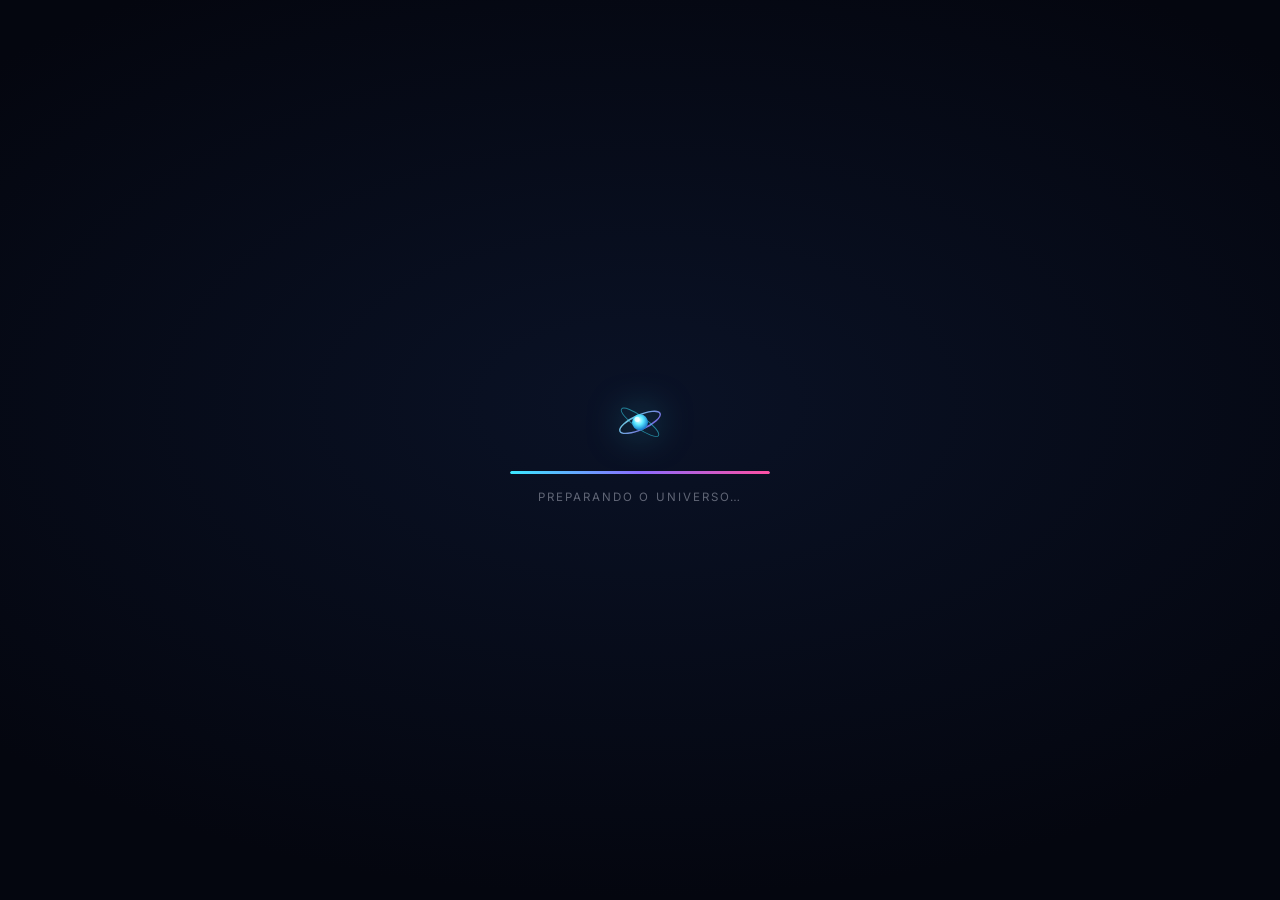
<file: Resources/NexusVRWeb/index.html>
<!DOCTYPE html>
<html lang="pt-BR" class="nx-preload">
<head>
  <meta charset="UTF-8" />
  <meta name="viewport"
        content="width=device-width, initial-scale=1.0, maximum-scale=1.0, user-scalable=no, viewport-fit=cover" />
  <meta name="apple-mobile-web-app-capable" content="yes" />
  <meta name="mobile-web-app-capable" content="yes" />
  <meta name="apple-mobile-web-app-status-bar-style" content="black-translucent" />
  <meta name="apple-mobile-web-app-title" content="Nexus VR" />
  <meta name="theme-color" content="#05060d" />
  <meta name="description"
        content="Nexus VR — hub imersivo 3D/VR com skybox 360°, vídeo 360°, mini-games e navegador, feito com Three.js." />
  <title>Nexus VR</title>

  <link rel="manifest" href="manifest.webmanifest" />
  <link rel="icon" type="image/png" sizes="32x32" href="assets/icons/favicon-32.png" />
  <link rel="apple-touch-icon" href="assets/icons/apple-touch-icon.png" />

  <link rel="stylesheet" href="styles.css" />

  <!-- Three.js r147 UMD build (local, decompressed — no CDN, no ESM) -->
  <script src="assets/vendor/three.min.js"></script>
  <script src="assets/vendor/GLTFLoader.js"></script>
</head>
<body>
  <div id="app" class="app">

    <!-- ================= Entry menu ================= -->
    <section id="entry" class="entry" aria-label="Tela inicial">
      <div id="entry-canvas-host" class="entry__canvas-host"></div>
      <div class="entry__vignette"></div>
      <div class="entry__grain"></div>

      <header class="entry__topbar">
        <div class="brand brand--sm">
          <img class="brand__mark" src="assets/icons/logo-mark.svg" alt="" width="26" height="26" />
          <span class="brand__word">NEXUS<span class="brand__vr">VR</span></span>
        </div>
        <div class="entry__topbar-actions">
          <button class="chip" id="btn-lang" type="button" aria-label="Idioma">PT</button>
          <button class="chip chip--icon" id="btn-sound-entry" type="button"
                  aria-label="Som" aria-pressed="true">
            <svg viewBox="0 0 24 24" aria-hidden="true"><path d="M4 9v6h4l5 4V5L8 9H4z"/><path class="wave" d="M16.5 8.5a5 5 0 0 1 0 7"/><path class="wave" d="M19 6a9 9 0 0 1 0 12"/></svg>
          </button>
        </div>
      </header>

      <div class="entry__hero">
        <div class="brand-lockup">
          <div class="brand-lockup__ring" aria-hidden="true">
            <svg viewBox="0 0 200 200"><circle cx="100" cy="100" r="92" /></svg>
          </div>
          <h1 class="title">
            <span class="title__nexus">NEXUS</span><span class="title__vr">VR</span>
          </h1>
          <p class="tagline" data-i18n="tagline">Seu universo, a 360 graus.</p>
        </div>

        <div class="entry__cta">
          <button id="btn-enter" class="btn btn--hero" type="button">
            <span class="btn__glow" aria-hidden="true"></span>
            <span class="btn__label">
              <svg viewBox="0 0 24 24" aria-hidden="true"><path d="M8 5v14l11-7z"/></svg>
              <span data-i18n="enter">Entrar</span>
            </span>
          </button>
          <button id="btn-enter-vr" class="btn btn--ghost btn--hero-2" type="button">
            <svg viewBox="0 0 24 24" aria-hidden="true"><path d="M3 8.5A2.5 2.5 0 0 1 5.5 6h13A2.5 2.5 0 0 1 21 8.5v7a2.5 2.5 0 0 1-4.3 1.7l-1.5-1.6a2 2 0 0 0-2.9 0l-1.5 1.6A2.5 2.5 0 0 1 3 15.5v-7zm4.4 2a1.6 1.6 0 1 0 0 3.2 1.6 1.6 0 0 0 0-3.2zm9.2 0a1.6 1.6 0 1 0 0 3.2 1.6 1.6 0 0 0 0-3.2z"/></svg>
            <span data-i18n="enterVr">Entrar em VR</span>
          </button>
        </div>

        <ul class="entry__features">
          <li><span class="dot dot--cyan"></span><span data-i18n="feat1">Skybox 360° com 5 mundos</span></li>
          <li><span class="dot dot--violet"></span><span data-i18n="feat2">6DoF com giroscópio e toque</span></li>
          <li><span class="dot dot--pink"></span><span data-i18n="feat3">Hand tracking via NativeXR</span></li>
        </ul>
      </div>

      <footer class="entry__foot">
        <p class="entry__hint" data-i18n="deviceHint">Otimizado para iPhone · funciona offline</p>
        <button class="linklike" id="btn-ios-help" type="button" data-i18n="iosHelp">Abrir no iOS</button>
      </footer>
    </section>

    <!-- ================= Main experience ================= -->
    <main id="world" class="world" hidden>
      <div id="world-stage" class="world-stage"></div>
      <div class="world__grain" aria-hidden="true"></div>

      <!-- Reticle / pointer -->
      <div id="reticle" class="reticle" aria-hidden="true">
        <svg viewBox="0 0 64 64">
          <circle class="reticle__ring" cx="32" cy="32" r="21" />
          <circle class="reticle__dot" cx="32" cy="32" r="3.2" />
        </svg>
      </div>

      <!-- Minimal in-world HUD -->
      <header class="hud hud--top">
        <div class="hud__group">
          <button class="hudbtn" id="btn-back" type="button" aria-label="Voltar ao hub">
            <svg viewBox="0 0 24 24" aria-hidden="true"><path d="M15 5l-7 7 7 7"/></svg>
          </button>
          <div class="hud__title-block">
            <span class="hud__kicker" id="hud-kicker">Nexus VR</span>
            <h2 class="hud__title" id="hud-title">Hub</h2>
          </div>
        </div>
        <div class="hud__group">
          <button class="hudbtn hudbtn--round" id="btn-cam" type="button" aria-label="Mover câmera">
            <svg viewBox="0 0 24 24" aria-hidden="true"><circle cx="12" cy="12" r="3"/><path d="M12 2v3M12 19v3M2 12h3M19 12h3"/></svg>
          </button>
          <button class="hudbtn hudbtn--round" id="btn-settings" type="button" aria-label="Configurações">
            <svg viewBox="0 0 24 24" aria-hidden="true"><path d="M12 15.5a3.5 3.5 0 1 0 0-7 3.5 3.5 0 0 0 0 7z"/><path d="M19.4 15a1.7 1.7 0 0 0 .34 1.87l.06.06a2 2 0 1 1-2.83 2.83l-.06-.06A1.7 1.7 0 0 0 15 19.4a1.7 1.7 0 0 0-1 1.56V21a2 2 0 1 1-4 0v-.09A1.7 1.7 0 0 0 9 19.4a1.7 1.7 0 0 0-1.87.34l-.06.06a2 2 0 1 1-2.83-2.83l.06-.06A1.7 1.7 0 0 0 4.6 15a1.7 1.7 0 0 0-1.56-1H3a2 2 0 1 1 0-4h.09A1.7 1.7 0 0 0 4.6 9a1.7 1.7 0 0 0-.34-1.87l-.06-.06a2 2 0 1 1 2.83-2.83l.06.06A1.7 1.7 0 0 0 9 4.6h.09A1.7 1.7 0 0 0 10 3.04V3a2 2 0 1 1 4 0v.09A1.7 1.7 0 0 0 15 4.6a1.7 1.7 0 0 0 1.87-.34l.06-.06a2 2 0 1 1 2.83 2.83l-.06.06A1.7 1.7 0 0 0 19.4 9v.09a1.7 1.7 0 0 0 1.56 1H21a2 2 0 1 1 0 4h-.09a1.7 1.7 0 0 0-1.51 1z"/></svg>
          </button>
          <button class="hudbtn hudbtn--round hudbtn--vr" id="btn-vr" type="button" aria-label="Alternar VR estéreo" aria-pressed="false">
            <svg viewBox="0 0 24 24" aria-hidden="true"><path d="M4 8h16a2 2 0 0 1 2 2v6a2 2 0 0 1-3.4 1.4L16.5 15a3 3 0 0 0-4.2 0l-2 2.4A2 2 0 0 1 7 18.5L4 15.4V10a2 2 0 0 1 2-2z"/></svg>
          </button>
        </div>
      </header>

      <footer class="hud hud--bottom">
        <div class="hud__status" id="hud-status" role="status"></div>
      </footer>

      <div class="toast-stack" id="toast-stack" aria-live="polite"></div>
      <div id="hub-caption" class="hub-caption" aria-live="polite">
        <div class="hub-caption__title" id="hub-caption-title"></div>
        <div class="hub-caption__sub" id="hub-caption-sub"></div>
      </div>
    </main>

    <!-- ================= Overlay panels ================= -->
    <div id="overlay-root" class="overlay-root" hidden></div>

    <!-- ================= App card dock ================= -->
    <div id="dock" class="dock" hidden></div>

    <!-- ================= Panels (declarative, filled by app.js) ================= -->
    <section id="panel-settings" class="panel" hidden aria-modal="true" role="dialog"
             aria-labelledby="settings-title">
      <div class="panel__scrim" data-close></div>
      <div class="panel__sheet">
        <header class="panel__head">
          <div>
            <span class="panel__kicker" data-i18n="settings">Configurações</span>
            <h2 class="panel__title" id="settings-title" data-i18n="settingsTitle">Ajuste a experiência</h2>
          </div>
          <button class="iconbtn" data-close type="button" aria-label="Fechar">
            <svg viewBox="0 0 24 24" aria-hidden="true"><path d="M6 6l12 12M18 6L6 18"/></svg>
          </button>
        </header>
        <div class="panel__body" id="settings-body"></div>
      </div>
    </section>

    <section id="panel-player" class="panel panel--full" hidden aria-modal="true" role="dialog">
      <div class="player">
        <div class="player__stage" id="player-stage"></div>
        <header class="player__head">
          <button class="hudbtn" id="btn-player-close" type="button" aria-label="Fechar">
            <svg viewBox="0 0 24 24" aria-hidden="true"><path d="M6 6l12 12M18 6L6 18"/></svg>
          </button>
          <h2 class="player__title" id="player-title">360°</h2>
          <span class="player__badge" id="player-badge">360°</span>
        </header>
        <div class="player__loading" id="player-loading"><span class="spinner"></span></div>
      </div>
    </section>

    <!-- ================= iOS install helper ================= -->
    <div class="sheet" id="ios-sheet" hidden aria-modal="true" role="dialog">
      <div class="sheet__scrim" data-ios-close></div>
      <div class="sheet__card">
        <h2 data-i18n="iosTitle">Levar o Nexus VR para o iPhone</h2>
        <p data-i18n="iosBody">Este app roda no Safari e também dentro de apps nativos (WKWebView).
          Para abrir como app em tela cheia, use “Adicionar à Tela de Início”.</p>
        <ol class="steps">
          <li><span class="steps__num">1</span><span data-i18n="iosStep1">Toque no botão Compartilhar do Safari.</span></li>
          <li><span class="steps__num">2</span><span data-i18n="iosStep2">Escolha “Adicionar à Tela de Início”.</span></li>
          <li><span class="steps__num">3</span><span data-i18n="iosStep3">Abra pelo ícone — o modo tela cheia é ativado.</span></li>
        </ol>
        <button class="btn btn--primary" data-ios-close type="button" data-i18n="gotIt">Entendi</button>
      </div>
    </div>

    <!-- ================= Boot / loader ================= -->
    <div id="boot" class="boot">
      <div class="boot__inner">
        <div class="boot__logo">
          <img src="assets/icons/logo-mark.svg" alt="" width="54" height="54" />
        </div>
        <div class="boot__bar"><span id="boot-bar-fill"></span></div>
        <p class="boot__label" id="boot-label" data-i18n="loading">Preparando o universo…</p>
      </div>
    </div>

    <noscript>
      <div class="noscript">O Nexus VR precisa de JavaScript para renderizar em 3D.</div>
    </noscript>
  </div>

  <!-- Modules (classic scripts so WKWebView / Safari 12+ can run them) -->
  <script src="assets/js/core.js"></script>
  <script src="assets/js/i18n.js"></script>
  <script src="assets/js/audio.js"></script>
  <script src="assets/js/xr.js"></script>
  <script src="assets/js/scene.js"></script>
  <script src="assets/js/hands.js"></script>
  <script src="assets/js/hub.js"></script>
  <script src="assets/js/games.js"></script>
  <script src="assets/js/browser.js"></script>
  <script src="assets/js/app.js"></script>
</body>
</html>
</file>
<file: Resources/NextVRWeb/fonts.css>
@font-face{font-family:Inter;font-style:normal;font-weight:400;font-display:swap;src:url('./fonts/inter-latin-400-normal.woff2') format('woff2')}
@font-face{font-family:Inter;font-style:normal;font-weight:500;font-display:swap;src:url('./fonts/inter-latin-500-normal.woff2') format('woff2')}
@font-face{font-family:Inter;font-style:normal;font-weight:600;font-display:swap;src:url('./fonts/inter-latin-600-normal.woff2') format('woff2')}
@font-face{font-family:Inter;font-style:normal;font-weight:700;font-display:swap;src:url('./fonts/inter-latin-700-normal.woff2') format('woff2')}
@font-face{font-family:Inter;font-style:normal;font-weight:800;font-display:swap;src:url('./fonts/inter-latin-800-normal.woff2') format('woff2')}
</file>
<file: Resources/NexusVRWeb/styles.css>
/* ==========================================================================
   Nexus VR — styles.css
   Ponto de entrada único das folhas de estilo. Os módulos ficam em assets/css:

     base.css  → tokens, reset, tipografia, tela de entrada
     ui.css    → HUD, dock, painéis, jogos, player 360°, modos VR

   Importar este arquivo (em vez de cada módulo) mantém o HTML enxuto e
   garante a ordem de cascata correta.
   ========================================================================== */

@import url("assets/css/base.css");
@import url("assets/css/ui.css");
</file>
